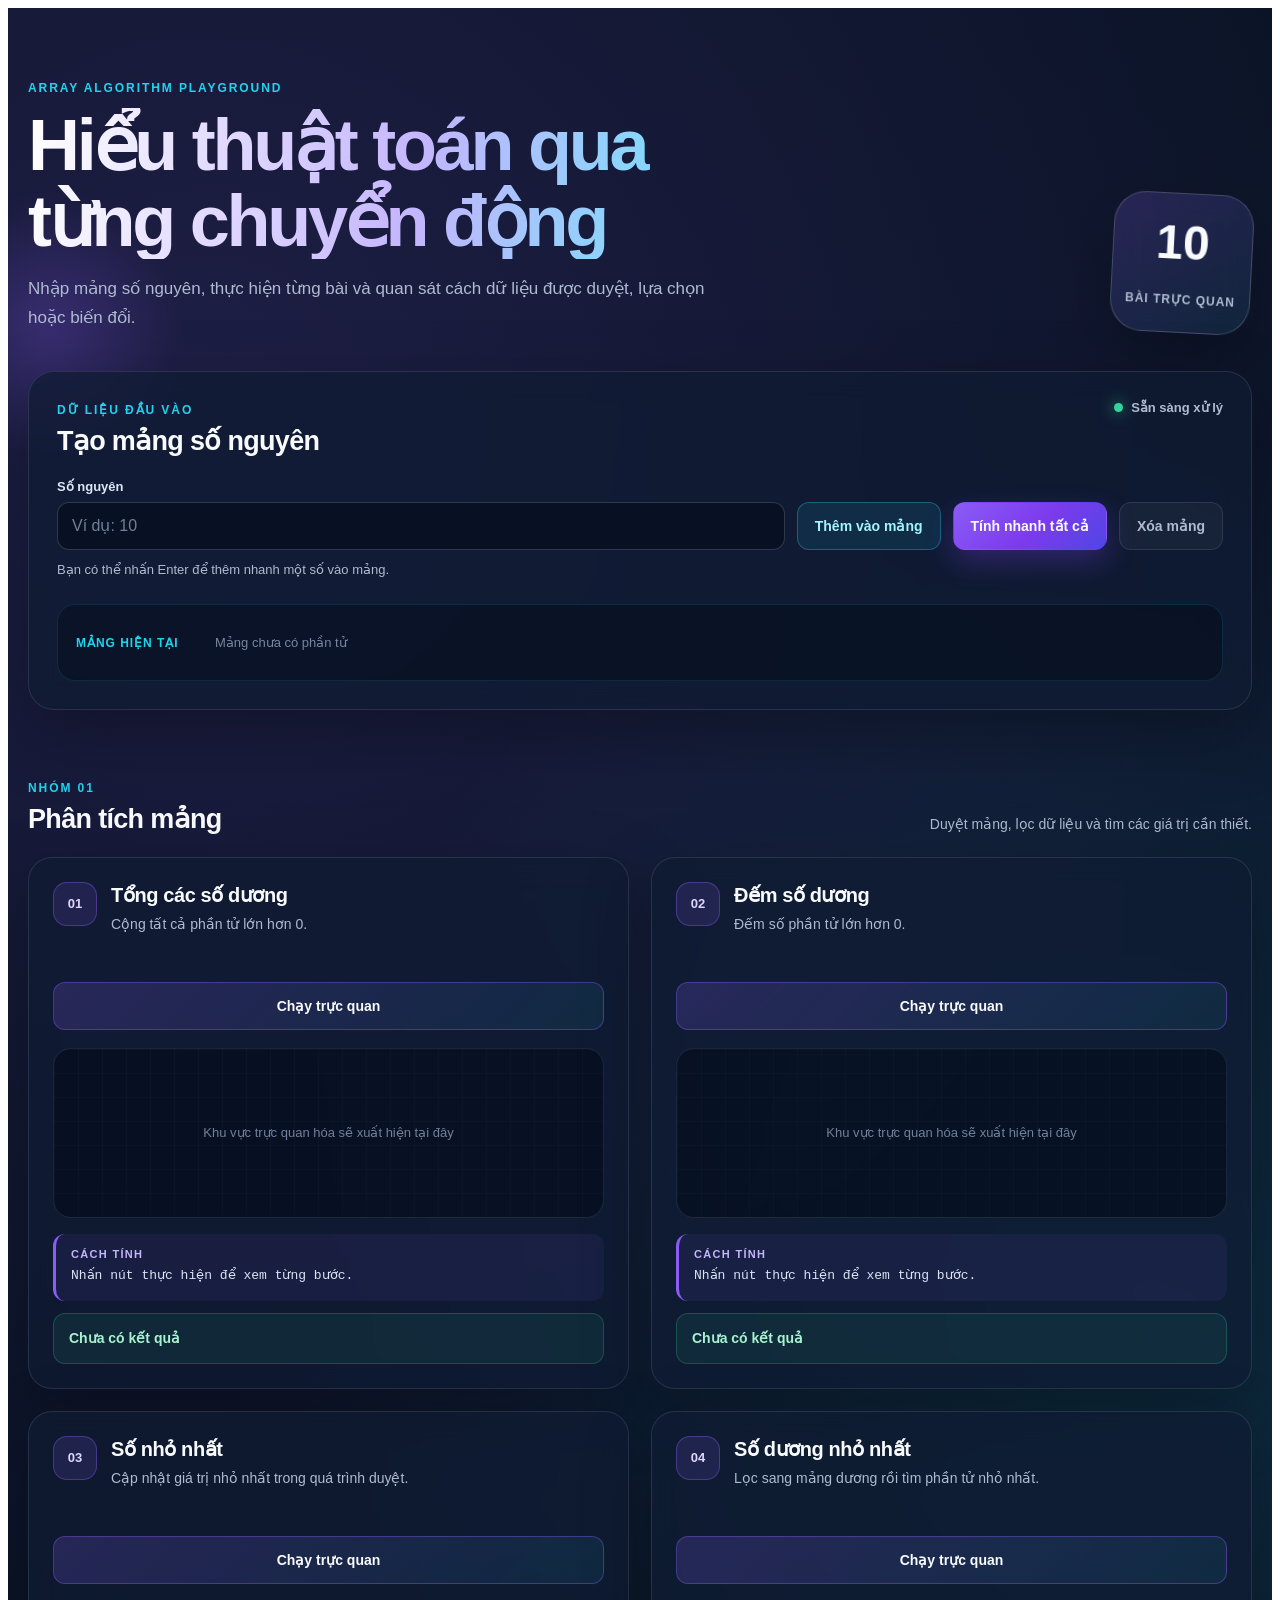
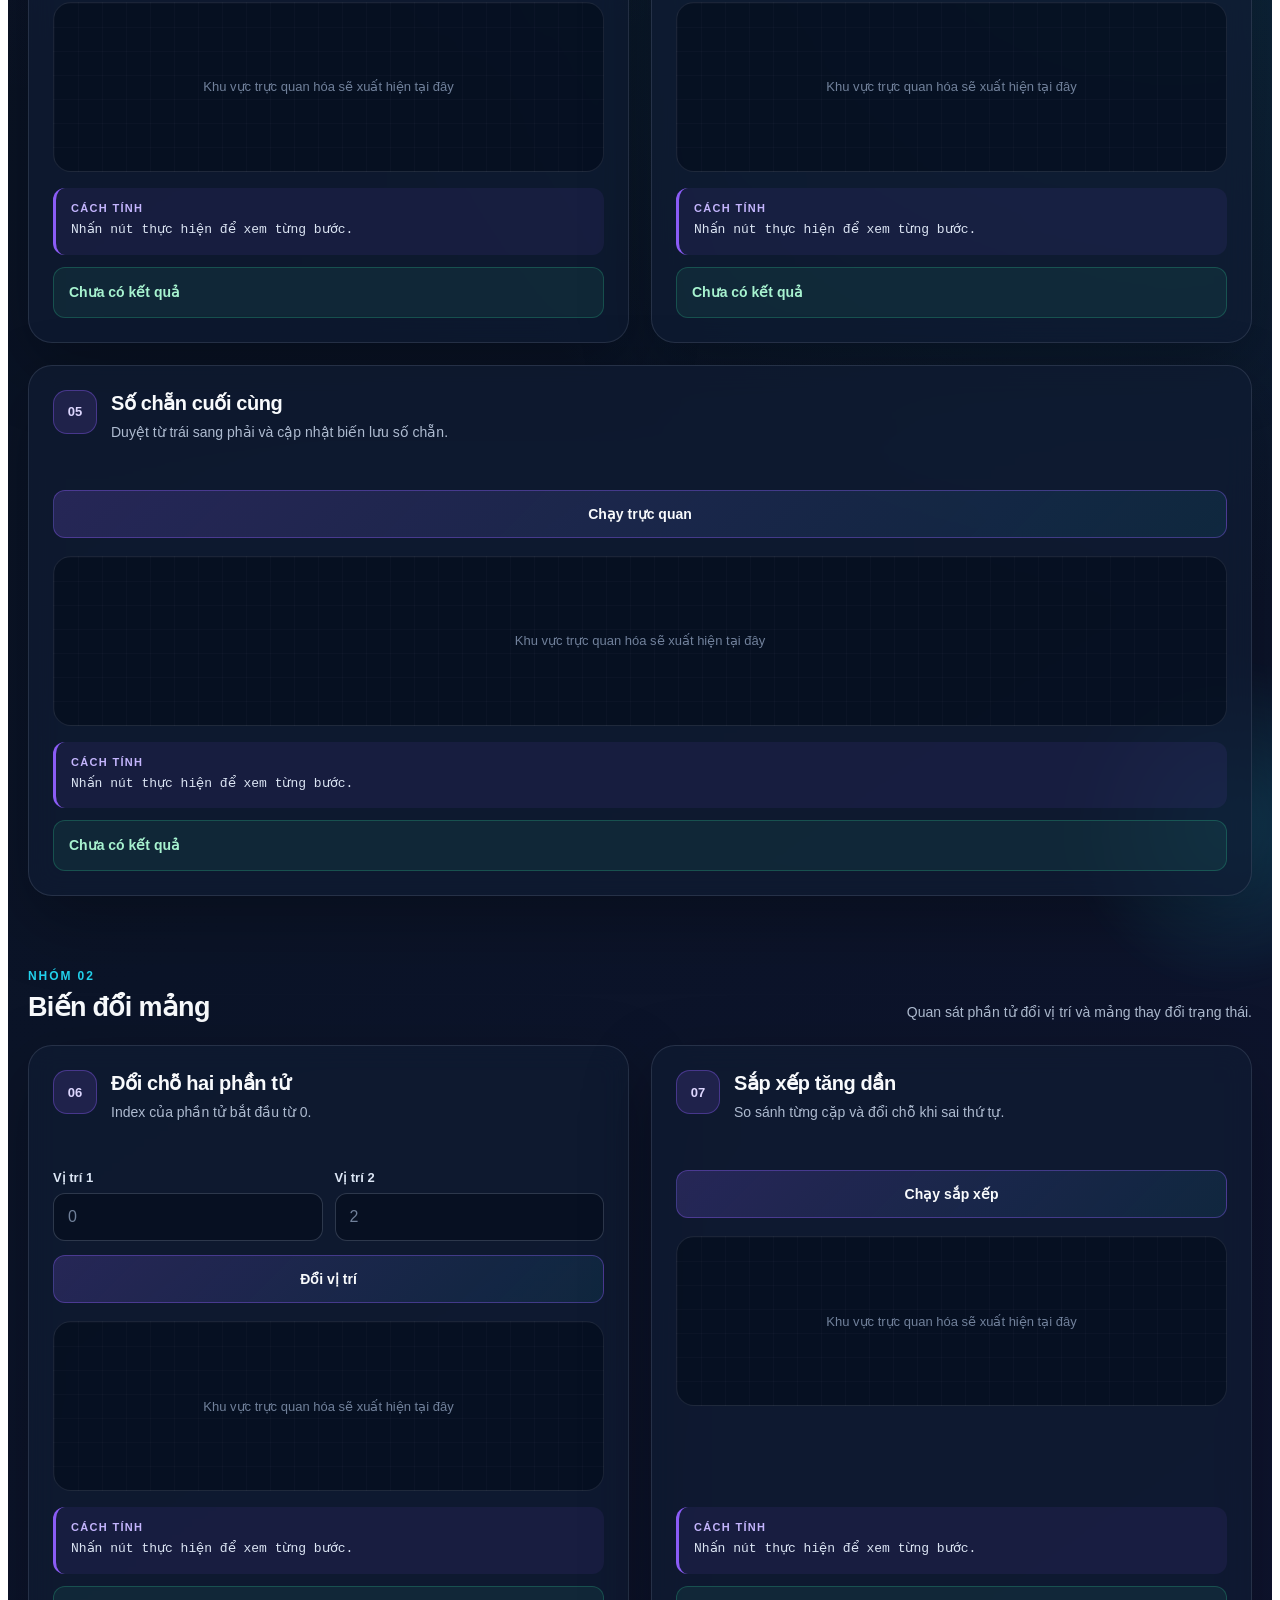
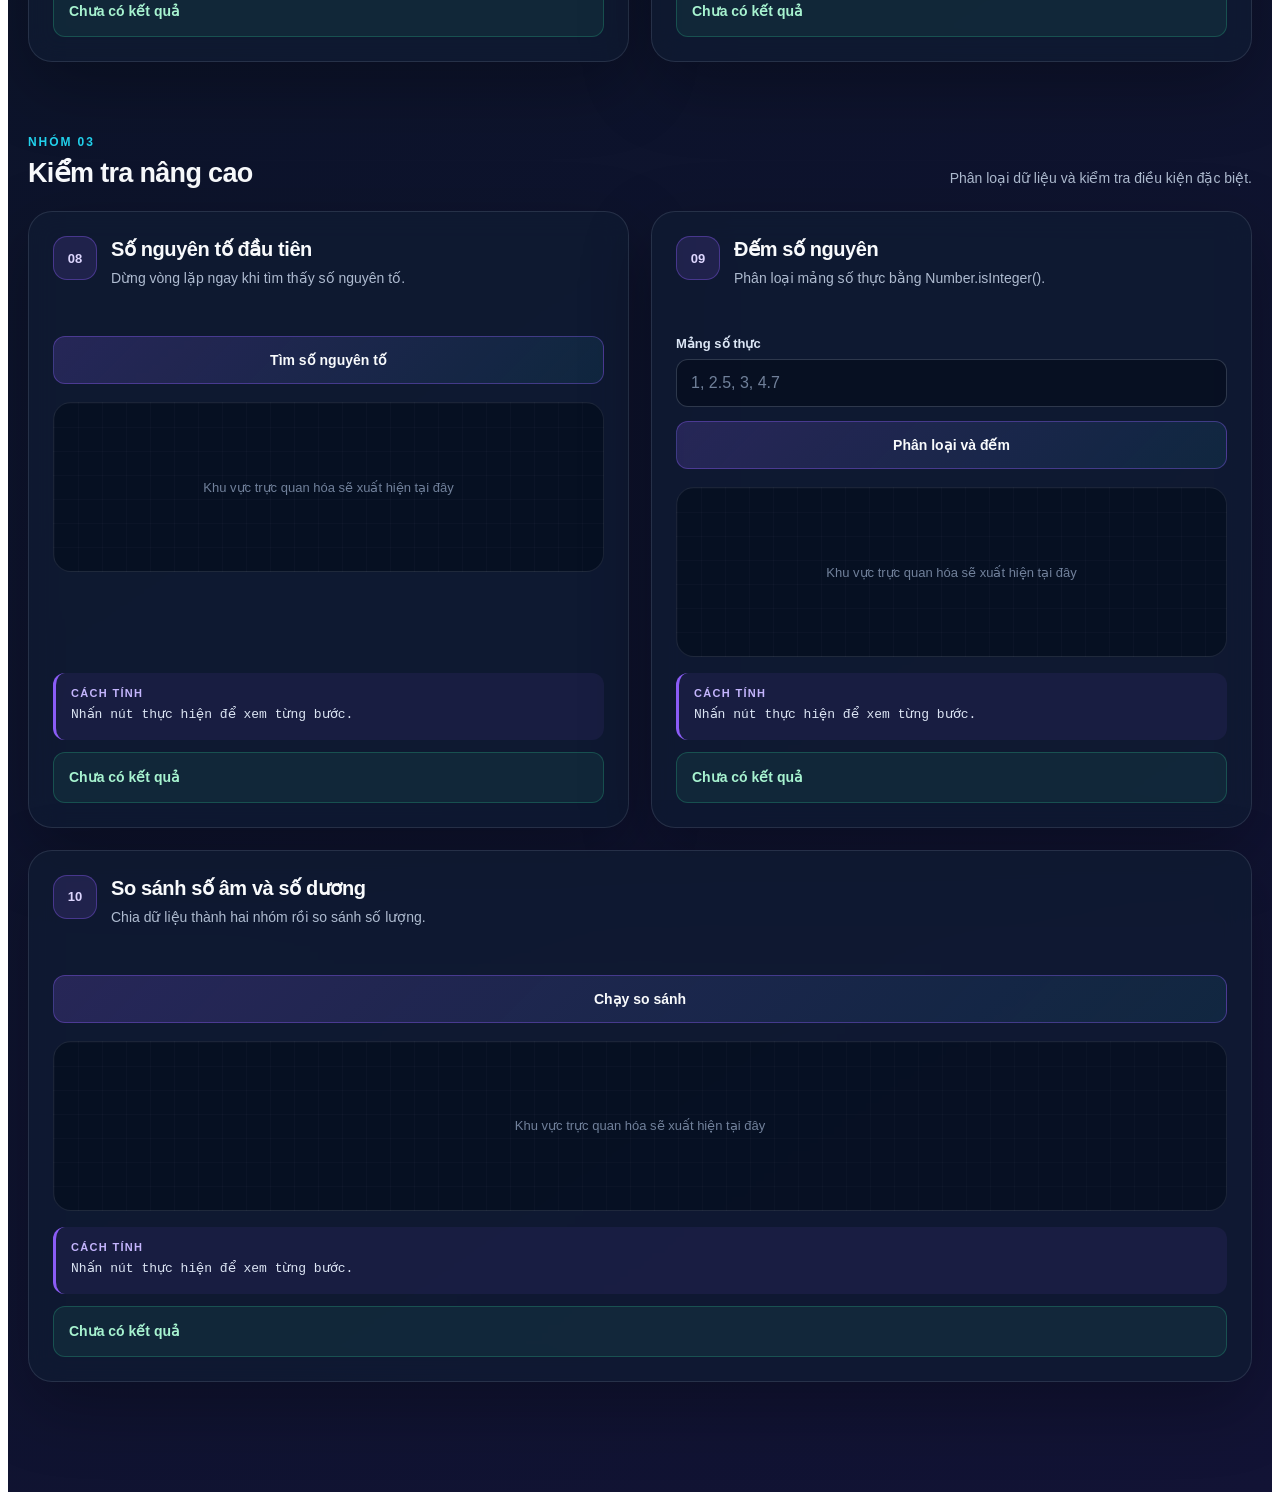
<file: src/antigravityTest/index.html>
<!doctype html>
<html lang="en">
  <head>
    <meta charset="UTF-8" />
    <meta name="viewport" content="width=device-width, initial-scale=1.0" />
    <title>Document</title>

    <link rel="stylesheet" href="./css/style.css" />
  </head>
  <body>
    <section class="array-playground" id="arrayPlayground">
      <div class="array-orb array-orb--one" aria-hidden="true"></div>
      <div class="array-orb array-orb--two" aria-hidden="true"></div>

      <div class="array-container">
        <header class="array-hero">
          <div>
            <span class="array-eyebrow">Array Algorithm Playground</span>
            <h1>Hiểu thuật toán qua từng chuyển động</h1>
            <p>
              Nhập mảng số nguyên, thực hiện từng bài và quan sát cách dữ liệu
              được duyệt, lựa chọn hoặc biến đổi.
            </p>
          </div>

          <div class="array-hero__badge">
            <strong>10</strong>
            <span>Bài trực quan</span>
          </div>
        </header>

        <!-- KHU NHẬP MẢNG -->
        <section class="array-workspace" aria-labelledby="arrayInputTitle">
          <div class="array-workspace__header">
            <div>
              <span class="array-section-label">Dữ liệu đầu vào</span>
              <h2 id="arrayInputTitle">Tạo mảng số nguyên</h2>
            </div>

            <span class="array-live-status">
              <span aria-hidden="true"></span>
              Sẵn sàng xử lý
            </span>
          </div>

          <div class="array-input-row">
            <div class="array-field">
              <label for="numberInput">Số nguyên</label>
              <input
                type="number"
                id="numberInput"
                step="1"
                placeholder="Ví dụ: 10"
              />
            </div>

            <button
              type="button"
              id="addNumberBtn"
              class="array-btn array-btn--secondary"
            >
              Thêm vào mảng
            </button>

            <button
              type="button"
              id="quickCalculateBtn"
              class="array-btn array-btn--primary"
            >
              Tính nhanh tất cả
            </button>

            <button
              type="button"
              id="resetArrayBtn"
              class="array-btn array-btn--ghost"
            >
              Xóa mảng
            </button>
          </div>

          <p
            id="arrayInputMessage"
            class="array-input-message"
            aria-live="polite"
          >
            Bạn có thể nhấn Enter để thêm nhanh một số vào mảng.
          </p>

          <div class="array-current">
            <span class="array-current__label">Mảng hiện tại</span>
            <div id="integerArrayDisplay" class="array-current__boxes"></div>
          </div>
        </section>

        <!-- NHÓM 1 -->
        <div class="array-group-heading">
          <div>
            <span class="array-section-label">Nhóm 01</span>
            <h2>Phân tích mảng</h2>
          </div>

          <p>Duyệt mảng, lọc dữ liệu và tìm các giá trị cần thiết.</p>
        </div>

        <div class="array-task-grid">
          <!-- BÀI 1 -->
          <article class="array-task-card">
            <header class="array-task-card__header">
              <span class="array-task-number">01</span>

              <div>
                <h3>Tổng các số dương</h3>
                <p>Cộng tất cả phần tử lớn hơn 0.</p>
              </div>
            </header>

            <button
              type="button"
              id="sumPositiveBtn"
              class="array-btn array-btn--task"
            >
              Chạy trực quan
            </button>

            <div
              id="sumPositiveVisual"
              class="array-visual-stage"
              aria-label="Trực quan bài 1"
            ></div>

            <div class="array-formula">
              <span>Cách tính</span>
              <p id="sumPositiveFormula" class="array-formula__content">
                Nhấn nút thực hiện để xem từng bước.
              </p>
            </div>

            <div id="sumPositiveResult" class="array-result" aria-live="polite">
              Chưa có kết quả
            </div>
          </article>

          <!-- BÀI 2 -->
          <article class="array-task-card">
            <header class="array-task-card__header">
              <span class="array-task-number">02</span>

              <div>
                <h3>Đếm số dương</h3>
                <p>Đếm số phần tử lớn hơn 0.</p>
              </div>
            </header>

            <button
              type="button"
              id="countPositiveBtn"
              class="array-btn array-btn--task"
            >
              Chạy trực quan
            </button>

            <div
              id="countPositiveVisual"
              class="array-visual-stage"
              aria-label="Trực quan bài 2"
            ></div>

            <div class="array-formula">
              <span>Cách tính</span>
              <p id="countPositiveFormula" class="array-formula__content">
                Nhấn nút thực hiện để xem từng bước.
              </p>
            </div>

            <div
              id="countPositiveResult"
              class="array-result"
              aria-live="polite"
            >
              Chưa có kết quả
            </div>
          </article>

          <!-- BÀI 3 -->
          <article class="array-task-card">
            <header class="array-task-card__header">
              <span class="array-task-number">03</span>

              <div>
                <h3>Số nhỏ nhất</h3>
                <p>Cập nhật giá trị nhỏ nhất trong quá trình duyệt.</p>
              </div>
            </header>

            <button
              type="button"
              id="findMinBtn"
              class="array-btn array-btn--task"
            >
              Chạy trực quan
            </button>

            <div
              id="findMinVisual"
              class="array-visual-stage"
              aria-label="Trực quan bài 3"
            ></div>

            <div class="array-formula">
              <span>Cách tính</span>
              <p id="findMinFormula" class="array-formula__content">
                Nhấn nút thực hiện để xem từng bước.
              </p>
            </div>

            <div id="findMinResult" class="array-result" aria-live="polite">
              Chưa có kết quả
            </div>
          </article>

          <!-- BÀI 4 -->
          <article class="array-task-card">
            <header class="array-task-card__header">
              <span class="array-task-number">04</span>

              <div>
                <h3>Số dương nhỏ nhất</h3>
                <p>Lọc sang mảng dương rồi tìm phần tử nhỏ nhất.</p>
              </div>
            </header>

            <button
              type="button"
              id="findMinPositiveBtn"
              class="array-btn array-btn--task"
            >
              Chạy trực quan
            </button>

            <div
              id="findMinPositiveVisual"
              class="array-visual-stage"
              aria-label="Trực quan bài 4"
            ></div>

            <div class="array-formula">
              <span>Cách tính</span>
              <p id="findMinPositiveFormula" class="array-formula__content">
                Nhấn nút thực hiện để xem từng bước.
              </p>
            </div>

            <div
              id="findMinPositiveResult"
              class="array-result"
              aria-live="polite"
            >
              Chưa có kết quả
            </div>
          </article>

          <!-- BÀI 5 -->
          <article class="array-task-card array-task-card--wide">
            <header class="array-task-card__header">
              <span class="array-task-number">05</span>

              <div>
                <h3>Số chẵn cuối cùng</h3>
                <p>Duyệt từ trái sang phải và cập nhật biến lưu số chẵn.</p>
              </div>
            </header>

            <button
              type="button"
              id="findLastEvenBtn"
              class="array-btn array-btn--task"
            >
              Chạy trực quan
            </button>

            <div
              id="findLastEvenVisual"
              class="array-visual-stage"
              aria-label="Trực quan bài 5"
            ></div>

            <div class="array-formula">
              <span>Cách tính</span>
              <p id="findLastEvenFormula" class="array-formula__content">
                Nhấn nút thực hiện để xem từng bước.
              </p>
            </div>

            <div
              id="findLastEvenResult"
              class="array-result"
              aria-live="polite"
            >
              Chưa có kết quả
            </div>
          </article>
        </div>

        <!-- NHÓM 2 -->
        <div class="array-group-heading">
          <div>
            <span class="array-section-label">Nhóm 02</span>
            <h2>Biến đổi mảng</h2>
          </div>

          <p>Quan sát phần tử đổi vị trí và mảng thay đổi trạng thái.</p>
        </div>

        <div class="array-task-grid">
          <!-- BÀI 6 -->
          <article class="array-task-card">
            <header class="array-task-card__header">
              <span class="array-task-number">06</span>

              <div>
                <h3>Đổi chỗ hai phần tử</h3>
                <p>Index của phần tử bắt đầu từ 0.</p>
              </div>
            </header>

            <div class="array-inline-fields">
              <div class="array-field">
                <label for="firstPositionInput">Vị trí 1</label>
                <input
                  type="number"
                  id="firstPositionInput"
                  min="0"
                  step="1"
                  placeholder="0"
                />
              </div>

              <div class="array-field">
                <label for="secondPositionInput">Vị trí 2</label>
                <input
                  type="number"
                  id="secondPositionInput"
                  min="0"
                  step="1"
                  placeholder="2"
                />
              </div>
            </div>

            <button
              type="button"
              id="swapNumbersBtn"
              class="array-btn array-btn--task"
            >
              Đổi vị trí
            </button>

            <div
              id="swapNumbersVisual"
              class="array-visual-stage"
              aria-label="Trực quan bài 6"
            ></div>

            <div class="array-formula">
              <span>Cách tính</span>
              <p id="swapNumbersFormula" class="array-formula__content">
                Nhấn nút thực hiện để xem từng bước.
              </p>
            </div>

            <div id="swapNumbersResult" class="array-result" aria-live="polite">
              Chưa có kết quả
            </div>
          </article>

          <!-- BÀI 7 -->
          <article class="array-task-card">
            <header class="array-task-card__header">
              <span class="array-task-number">07</span>

              <div>
                <h3>Sắp xếp tăng dần</h3>
                <p>So sánh từng cặp và đổi chỗ khi sai thứ tự.</p>
              </div>
            </header>

            <button
              type="button"
              id="sortAscendingBtn"
              class="array-btn array-btn--task"
            >
              Chạy sắp xếp
            </button>

            <div
              id="sortAscendingVisual"
              class="array-visual-stage"
              aria-label="Trực quan bài 7"
            ></div>

            <div class="array-formula">
              <span>Cách tính</span>
              <p id="sortAscendingFormula" class="array-formula__content">
                Nhấn nút thực hiện để xem từng bước.
              </p>
            </div>

            <div
              id="sortAscendingResult"
              class="array-result"
              aria-live="polite"
            >
              Chưa có kết quả
            </div>
          </article>
        </div>

        <!-- NHÓM 3 -->
        <div class="array-group-heading">
          <div>
            <span class="array-section-label">Nhóm 03</span>
            <h2>Kiểm tra nâng cao</h2>
          </div>

          <p>Phân loại dữ liệu và kiểm tra điều kiện đặc biệt.</p>
        </div>

        <div class="array-task-grid">
          <!-- BÀI 8 -->
          <article class="array-task-card">
            <header class="array-task-card__header">
              <span class="array-task-number">08</span>

              <div>
                <h3>Số nguyên tố đầu tiên</h3>
                <p>Dừng vòng lặp ngay khi tìm thấy số nguyên tố.</p>
              </div>
            </header>

            <button
              type="button"
              id="findFirstPrimeBtn"
              class="array-btn array-btn--task"
            >
              Tìm số nguyên tố
            </button>

            <div
              id="findFirstPrimeVisual"
              class="array-visual-stage"
              aria-label="Trực quan bài 8"
            ></div>

            <div class="array-formula">
              <span>Cách tính</span>
              <p id="findFirstPrimeFormula" class="array-formula__content">
                Nhấn nút thực hiện để xem từng bước.
              </p>
            </div>

            <div
              id="findFirstPrimeResult"
              class="array-result"
              aria-live="polite"
            >
              Chưa có kết quả
            </div>
          </article>

          <!-- BÀI 9 -->
          <article class="array-task-card">
            <header class="array-task-card__header">
              <span class="array-task-number">09</span>

              <div>
                <h3>Đếm số nguyên</h3>
                <p>Phân loại mảng số thực bằng Number.isInteger().</p>
              </div>
            </header>

            <div class="array-field">
              <label for="realArrayInput">Mảng số thực</label>
              <input
                type="text"
                id="realArrayInput"
                placeholder="1, 2.5, 3, 4.7"
              />
            </div>

            <button
              type="button"
              id="countIntegerBtn"
              class="array-btn array-btn--task"
            >
              Phân loại và đếm
            </button>

            <div
              id="countIntegerVisual"
              class="array-visual-stage"
              aria-label="Trực quan bài 9"
            ></div>

            <div class="array-formula">
              <span>Cách tính</span>
              <p id="countIntegerFormula" class="array-formula__content">
                Nhấn nút thực hiện để xem từng bước.
              </p>
            </div>

            <div
              id="countIntegerResult"
              class="array-result"
              aria-live="polite"
            >
              Chưa có kết quả
            </div>
          </article>

          <!-- BÀI 10 -->
          <article class="array-task-card array-task-card--wide">
            <header class="array-task-card__header">
              <span class="array-task-number">10</span>

              <div>
                <h3>So sánh số âm và số dương</h3>
                <p>Chia dữ liệu thành hai nhóm rồi so sánh số lượng.</p>
              </div>
            </header>

            <button
              type="button"
              id="compareNumbersBtn"
              class="array-btn array-btn--task"
            >
              Chạy so sánh
            </button>

            <div
              id="compareNumbersVisual"
              class="array-visual-stage"
              aria-label="Trực quan bài 10"
            ></div>

            <div class="array-formula">
              <span>Cách tính</span>
              <p id="compareNumbersFormula" class="array-formula__content">
                Nhấn nút thực hiện để xem từng bước.
              </p>
            </div>

            <div
              id="compareNumbersResult"
              class="array-result"
              aria-live="polite"
            >
              Chưa có kết quả
            </div>
          </article>
        </div>
      </div>

      <button
        type="button"
        id="backToTopBtn"
        class="array-back-to-top"
        aria-label="Quay lại đầu trang"
      >
        ↑
      </button>
    </section>

    <script src="./js/main.js"></script>
  </body>
</html>
</file>
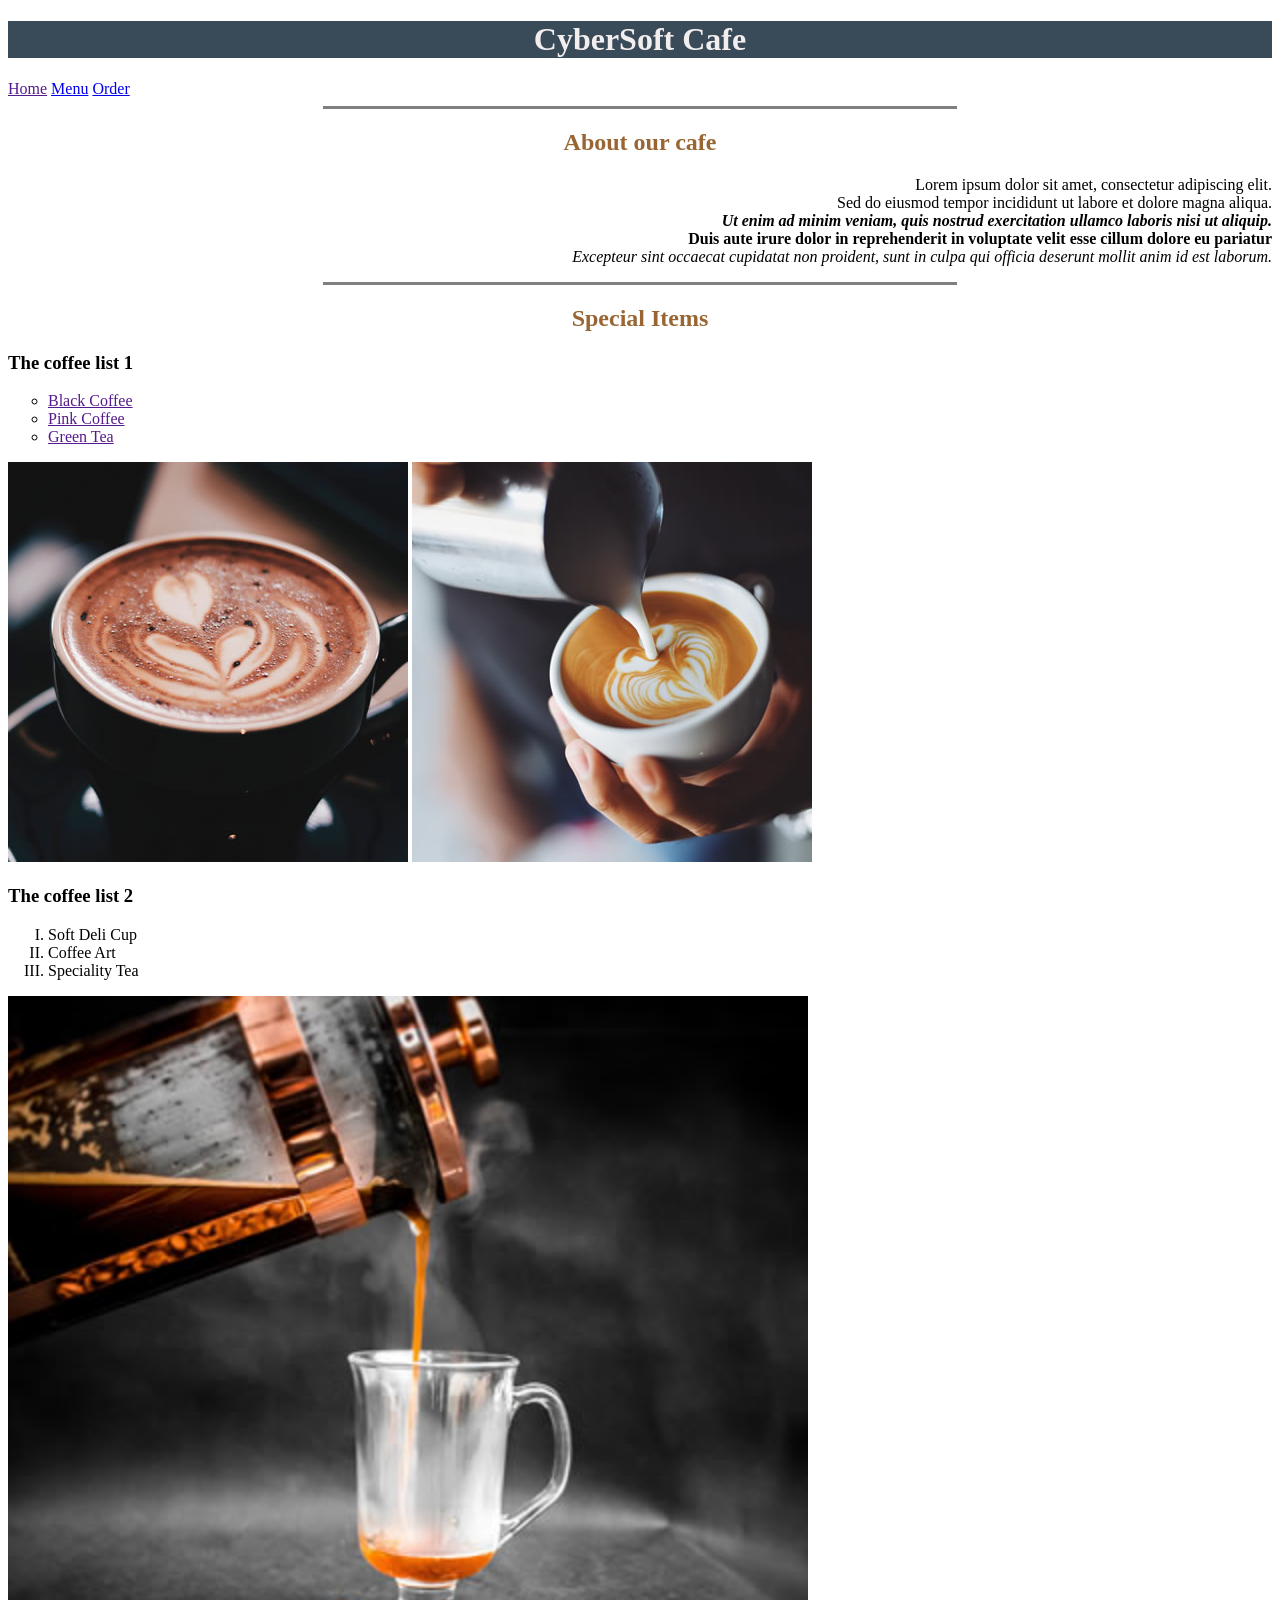
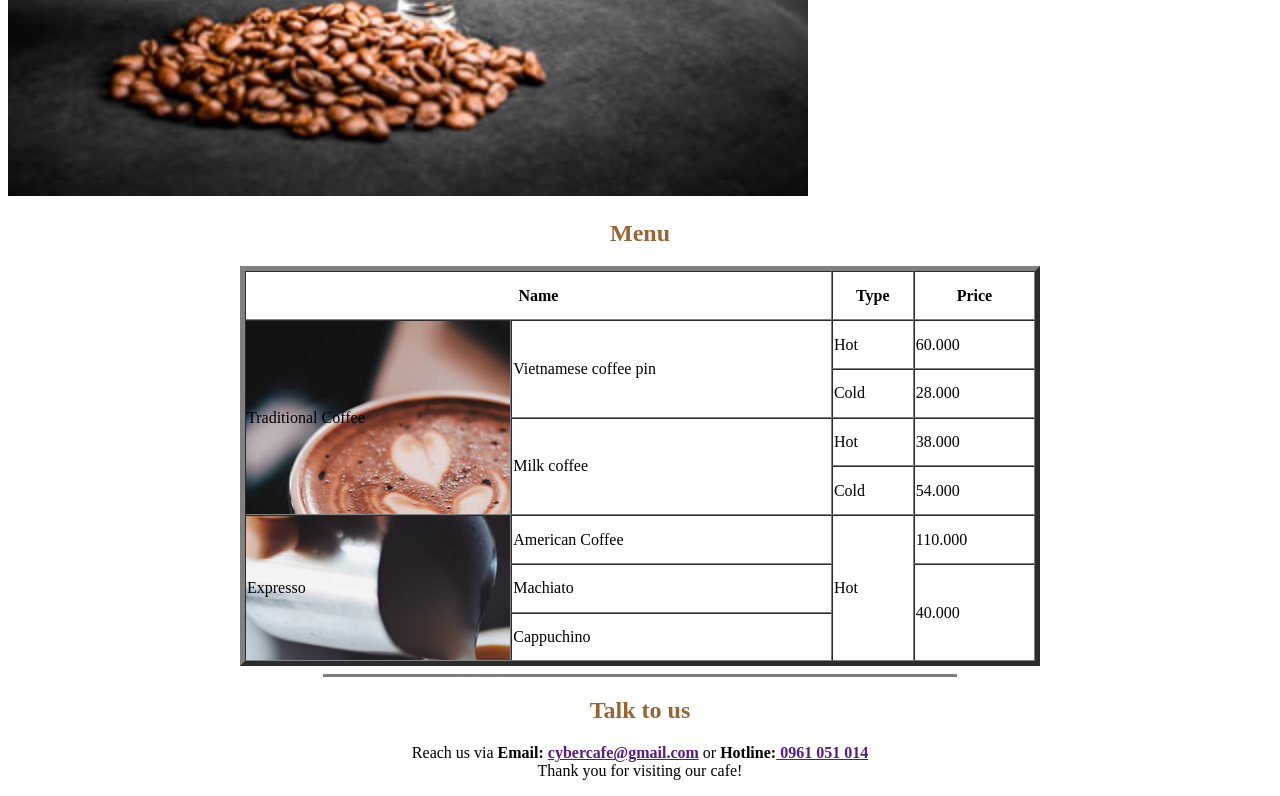
<file: src/CyberSoftCafe/index.html>
<!DOCTYPE html>   <!-- định nghĩa loại tài liệu HTML -->
<html>   <!-- thẻ html là thẻ gốc(root) của tài liệu HTML -->
 <head> 
    <meta name="description" content="Cafe Nguyên Chất - Nơi gặp gỡ và thư giãn">
    <title>CyberSoft Cafe Nguyên Chất</title> 
 </head>
 <body>

    <h1 style="color:rgb(243, 238, 238);background-color:rgb(57, 74, 89);text-align:center" >CyberSoft Cafe</h1>

    <a href="">Home</a>
    <a href="#menu">Menu</a>
    <a href="https://vscodethemes.com/e/enkia.tokyo-night/tokyo-night" target="_blank">Order</a>

    <hr style="height:1px;width:50%"noshade>
    <h2 style="text-align:center; font: size 100%;color:rgb(153, 102, 51)" >  About our cafe  </h2>
    <p style="text-align:right; font: size 100%" >
        Lorem ipsum dolor sit amet, consectetur adipiscing elit.
        <br> Sed do eiusmod tempor incididunt ut labore et dolore magna aliqua.
        <br><b><i> Ut enim ad minim veniam, quis nostrud exercitation ullamco laboris nisi ut aliquip.</b></i>
        <br><b> Duis aute irure dolor in reprehenderit in voluptate velit esse cillum dolore eu pariatur</b>
        <br><i>Excepteur sint occaecat cupidatat non proident, sunt in culpa qui officia deserunt mollit anim id est laborum.</i>

    </p>
    <!-- thẻ i là in nghiêng, thẻ b là in đậm, thẻ u là gạch chân, thẻ s là gạch ngang -->
     <!-- vừa in nghiêng vừa in đậm <b><i>vừa in nghiêng vừa in đậm</i></b> -->
    <hr style="height:1px;width:50%"noshade>
    <h2 style="text-align:center; font: size 100%;color:rgb(153, 102, 51)" >  Special Items  </h2>
    <h3>The coffee list 1  </h3>
    <!-- ds có thứ tự là <ol> và không có thứ tự là <ul>     -->
    <!-- ol > li * 3 -->
    <ol style="list-style-type:circle" >
        <li><a href="">Black Coffee</a></li>
        <li><a href="">Pink Coffee</a></li>
        <li><a href="">Green Tea</a></li>
    </ol>
    <img src="./img/chilling-cafe-11.jpg" alt="capuchino">
    <img src="./img/chilling-cafe-12.jpg" alt="latte">
    <!-- alt là nội dung mô tả hình ảnh -->
     <h3>The coffee list 2  </h3>
    <ul style="list-style-type:upper-roman" >
        <li>Soft Deli Cup</li>
        <li>Coffee Art</li>
        <li>Speciality Tea</li>
    </ul>
    <img src="./img/chilling-cafe-13.jpg" alt="cafe đá xay" width="800px" height="800px">

    <h2 id="menu" style="text-align:center; font: size 100%;color:rgb(153, 102, 51)" >  Menu  </h2>
    <!-- th:table header, td: table data, tr: table row, table: bảng -->
    <!-- quy tắc tạo bảng: hàng đầu tiên là header, các hàng tiếp theo là data, mỗi hàng có số cột bằng nhau, nếu muốn gộp cột thì dùng colspan, gộp hàng thì dùng rowspan -->

    <table style="width:800px;height:400px" border="5" align="center" cellspacing="0">
        <!-- hàng 1 có 3 cột tr>th*3 -->
        <tr>
            <th colspan="2">Name</th>
            <th>Type</th>
            <th>Price</th>
        </tr>
        <tr>
            <td rowspan="4" style="background-image: url(./img/chilling-cafe-11.jpg);">Traditional Coffee</td>
            <td rowspan="2">Vietnamese coffee pin</td>
            <td>Hot</td>
            <td>60.000</td>
        </tr>
        <tr>
            <td>Cold</td>
            <td>28.000</td>
        </tr>
        <tr>
            <td rowspan="2">Milk coffee</td>
            <td>Hot</td>
            <td>38.000</td>
        </tr>
        <tr>
            <td>Cold</td>
            <td>54.000</td>
        </tr>
        <tr>
            <td rowspan="4" style="background-image: url(./img/chilling-cafe-12.jpg);">Expresso</td>
            <td>American Coffee</td>
            <td rowspan="3">Hot</td>
            <td>110.000</td>
        </tr>
        <tr>
            <td>Machiato</td>
            <td rowspan="2">40.000</td>
        </tr>
        <tr>
            <td>Cappuchino</td>
        </tr>

    </table>
    <hr style="height:1px;width:50%"noshade>
    <h2 style="text-align:center; font: size 100%;color:rgb(153, 102, 51)" >  Talk to us  </h2>
    <p style="text-align:center; font: size 100%">
     Reach us via<b> Email: <a href="">cybercafe@gmail.com</a></b> or <b>Hotline:<a href=""> 0961 051 014</a></b><br> Thank you for visiting our cafe! </p>
 </body>
</html>



<!-- Để note trong hmtl (tô đen + crtl + /) bạn có thể sử dụng thẻ comment trong HTML. -->
</file>
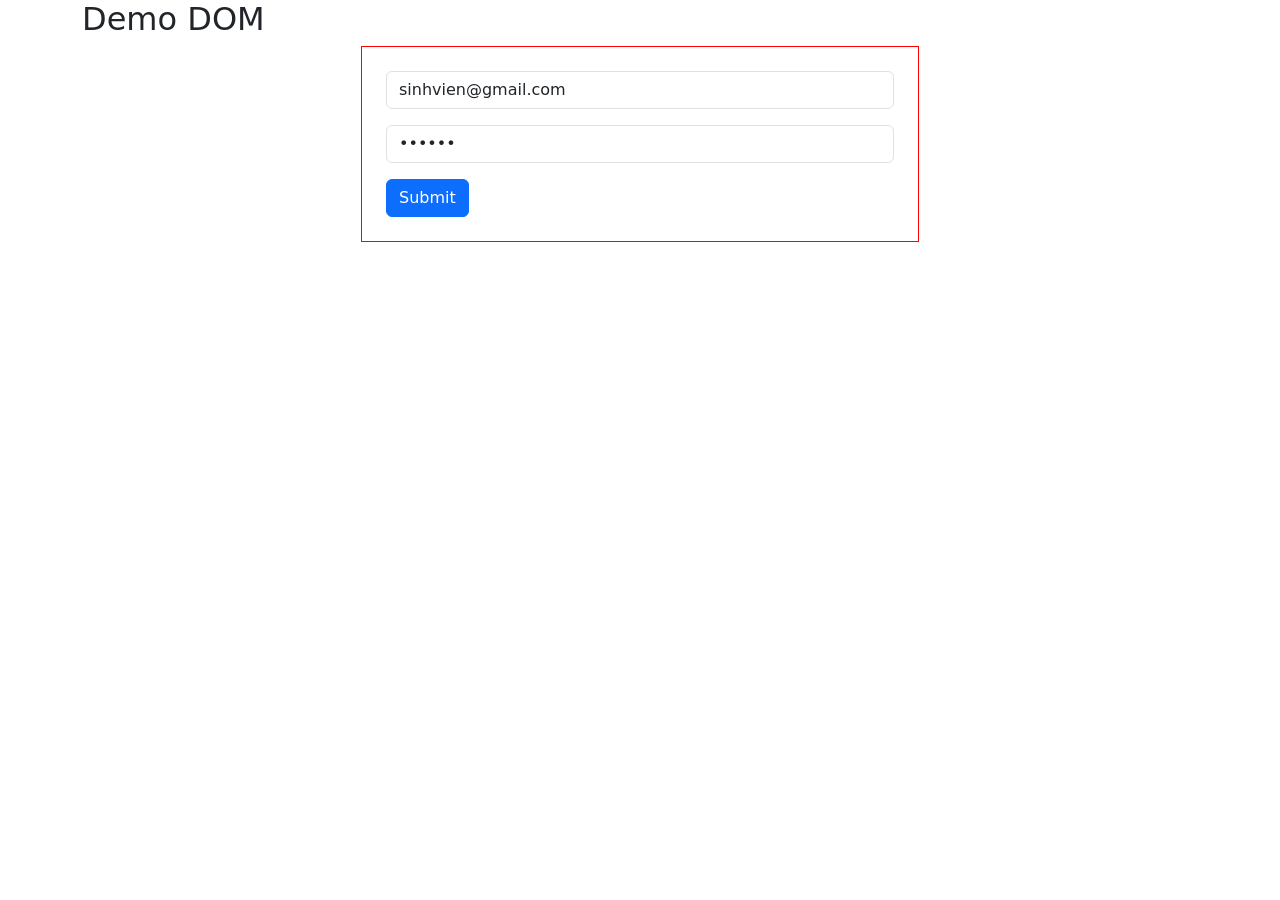
<file: src/js-buoi2/index.html>
<!doctype html>
<html lang="en" data-bs-theme="light">

<head>
    <title>Title</title>
    <!-- Required meta tags -->
    <meta charset="utf-8" />
    <meta name="viewport" content="width=device-width, initial-scale=1" />

    <!-- Bootstrap CSS v5.3.8 -->
    <link href="https://cdn.jsdelivr.net/npm/bootstrap@5.3.8/dist/css/bootstrap.min.css" rel="stylesheet"
        integrity="sha384-sRIl4kxILFvY47J16cr9ZwB07vP4J8+LH7qKQnuqkuIAvNWLzeN8tE5YBujZqJLB" crossorigin="anonymous" />
</head>

<body>
    <section>
        <div class="container ">
            <h2>Demo DOM</h2>
            <form class="w-50 mx-auto p-4" style="border: solid 1px red;">
                <div class="mb-3">
                    
                    <input id="inputEmail" type="email" placeholder="Enter email" class="form-control" value="sinhvien@gmail.com"  >
                </div>
                <div class="mb-3">
                    
                    <input id="inputPassword" type="password" placeholder="Enter Password" class="form-control" value="999999">
                </div>

                
                <button type="submit" class="btn btn-primary">Submit</button>
            </form>

        </div>
    </section>
    <script src="https://cdn.jsdelivr.net/npm/bootstrap@5.3.8/dist/js/bootstrap.bundle.min.js"
        integrity="sha384-FKyoEForCGlyvwx9Hj09JcYn3nv7wiPVlz7YYwJrWVcXK/BmnVDxM+D2scQbITxI"
        crossorigin="anonymous"></script>
        <script src="./js/demoLogin.js"></script>
</body>

</html>
</file>
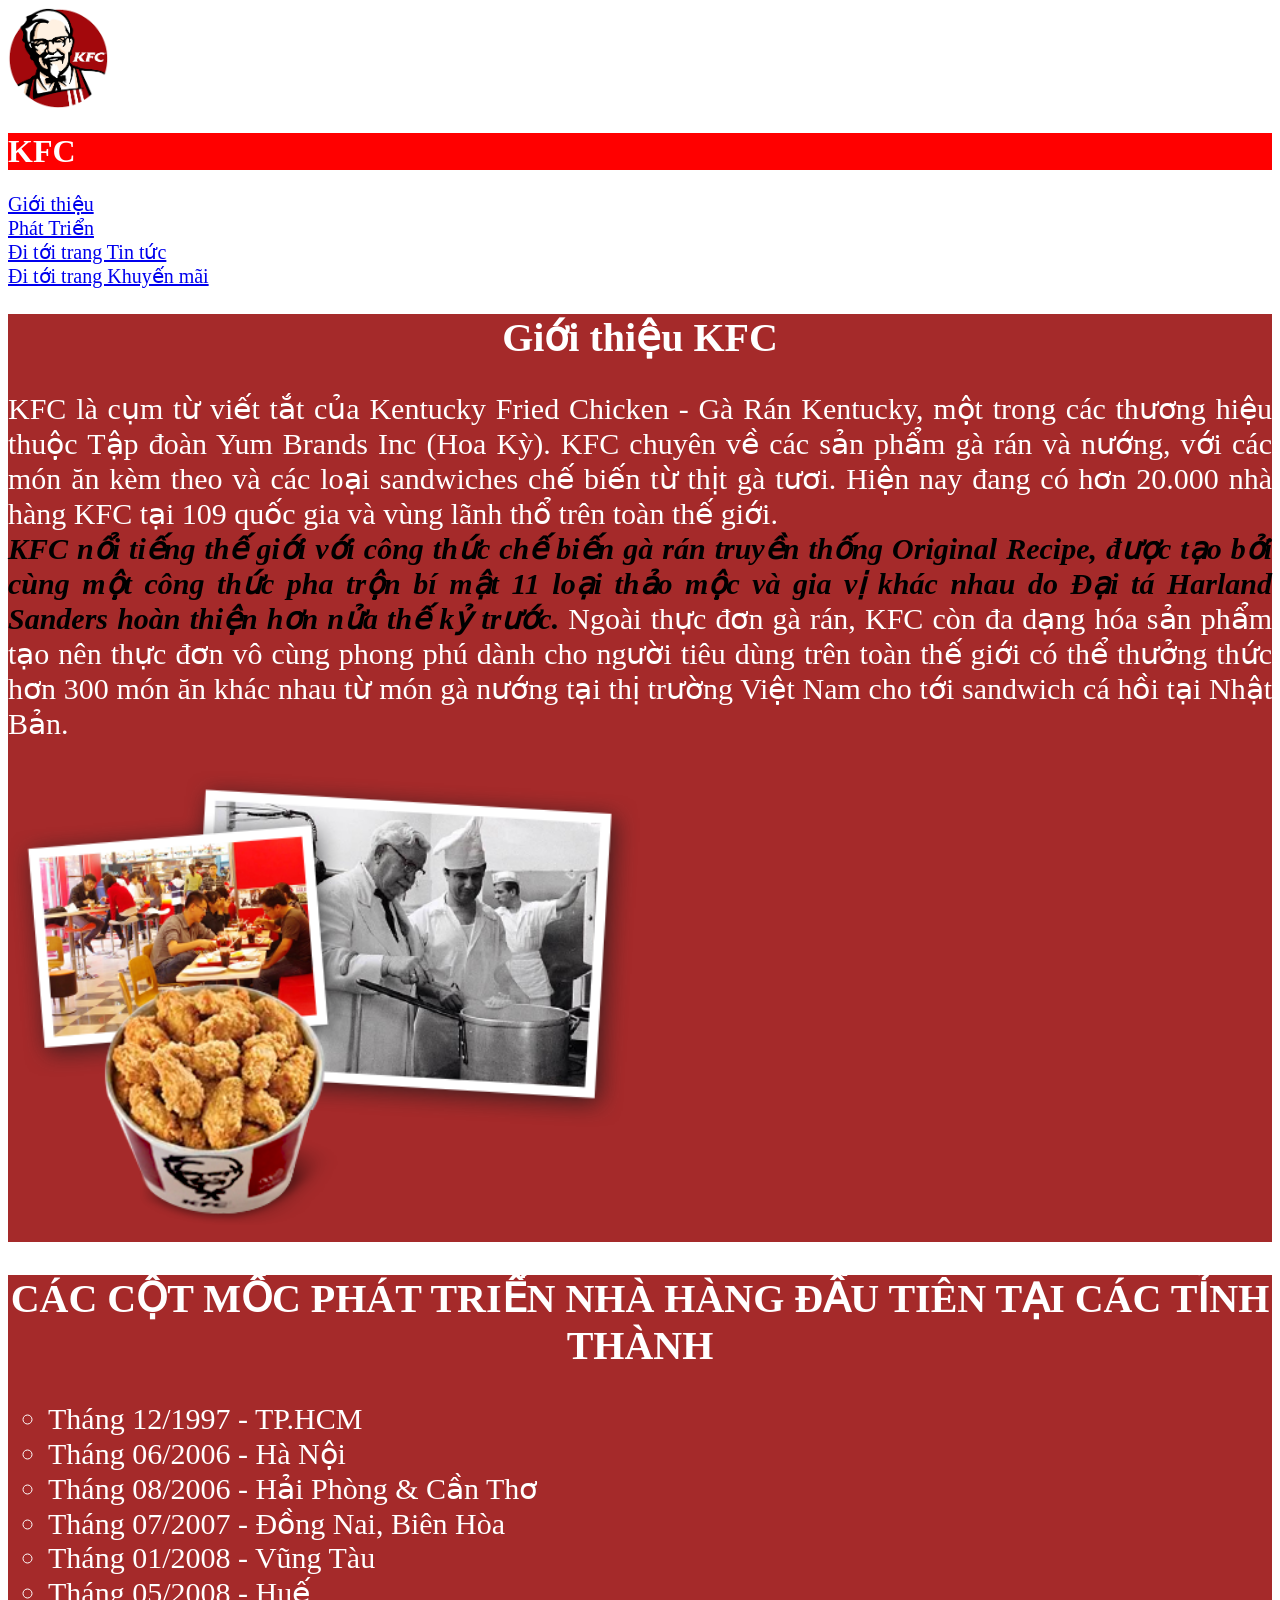
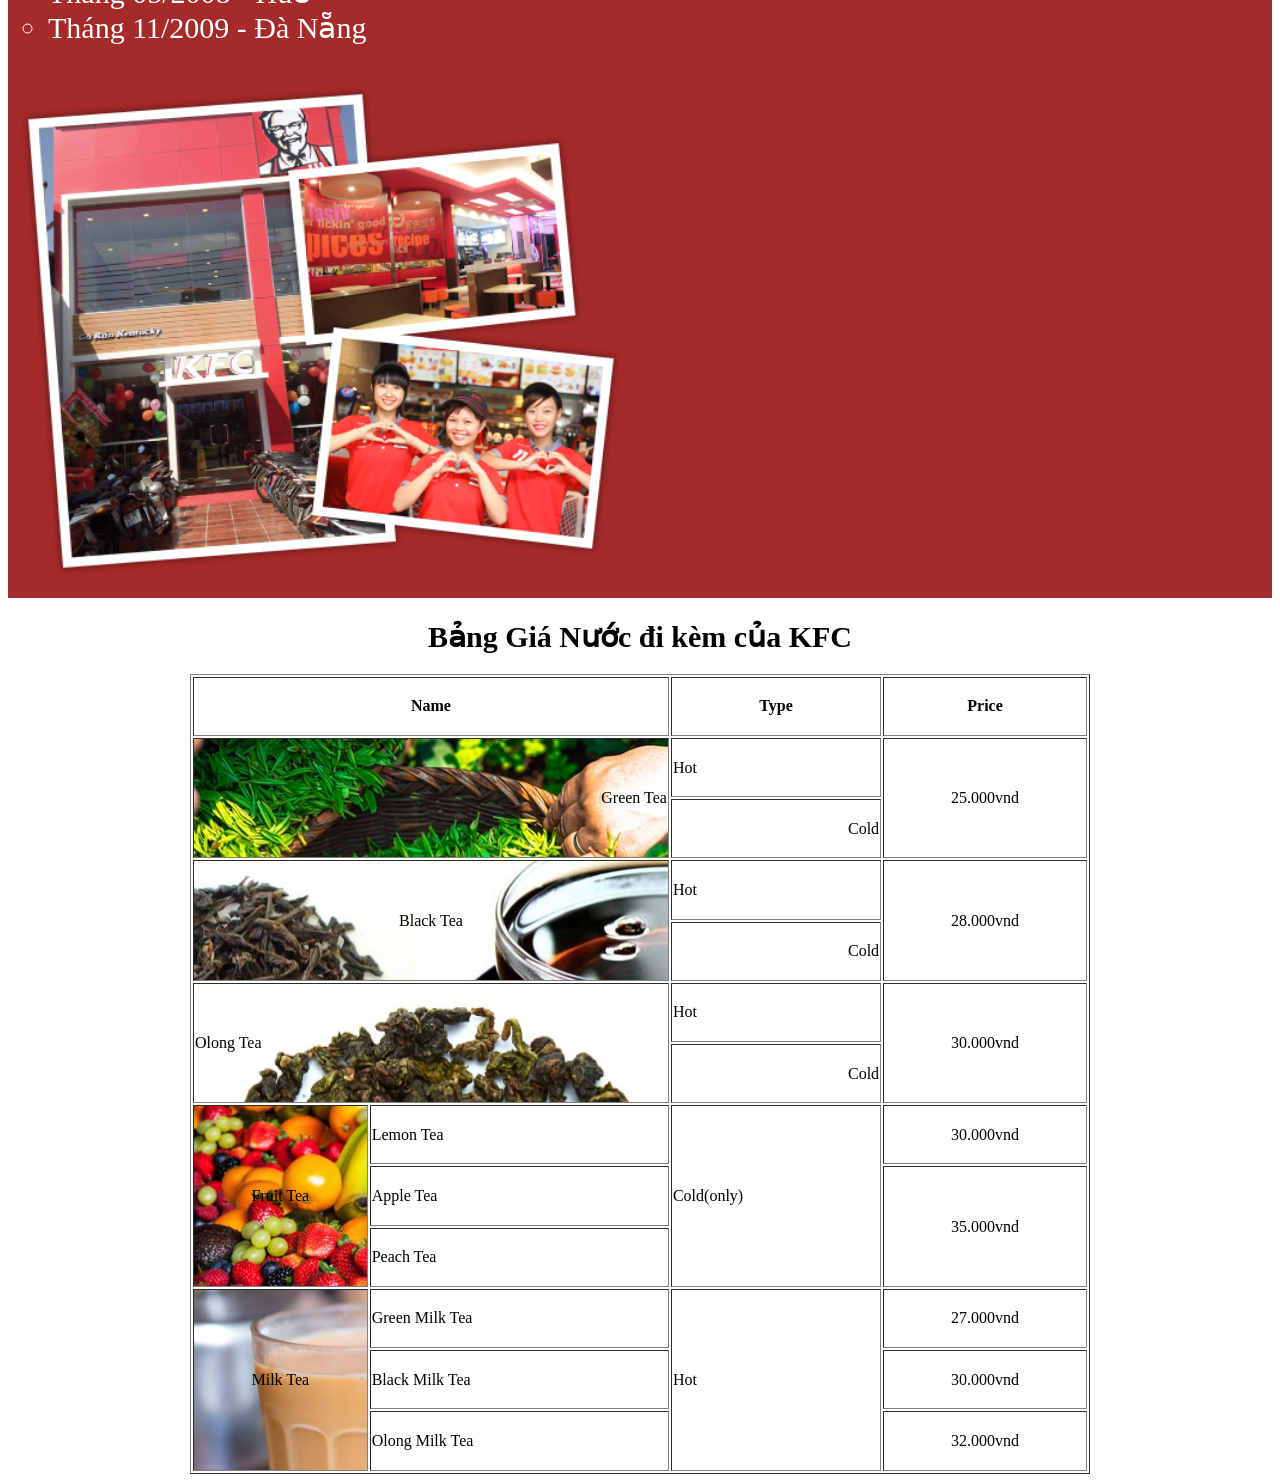
<file: src/KFC_Homework/index.html>
<!DOCTYPE html>
<html>

<head>
    <meta charset="UTF-8">
    <title>KFC - Thương hiệu gà rán nổi tiếng thế giới</title>
</head>

<body>
    <!-- Logo và Tên -->
    <div>
        <img src="./img/logo.png" alt="kfc-logo" width="100px" height="100px">
        <h1 style="background-color: #ff0000;color: white;">KFC</h1>
    </div>
    <div style="font-size: 20px;">
        <a href="#intro">Giới thiệu</a><br>
        <a href="#development">Phát Triển</a><br>
        <a href="news/news.html">Đi tới trang Tin tức</a><br>
        <a href="https://kfcvietnam.com.vn/menu/hot-deal" target="_blank">Đi tới trang Khuyến mãi</a>
    </div>



    <!-- Giới thiệu về KFC -->
    <div id="intro" style="color:white;background-color: #a52a2a; ">
        <h2 style="text-align:center; font-size: 40px;color:white; margin: 1cap;"> Giới thiệu KFC </h2>
        <p style="text-align:justify; font-size: 30px">
            KFC là cụm từ viết tắt của Kentucky Fried Chicken - Gà Rán Kentucky, một trong các thương hiệu thuộc Tập
            đoàn Yum Brands Inc (Hoa Kỳ). KFC chuyên về các sản phẩm gà rán và nướng, với các món ăn kèm theo và các
            loại sandwiches chế biến từ thịt gà tươi. Hiện nay đang có hơn 20.000 nhà hàng KFC tại 109 quốc gia và vùng
            lãnh thổ trên toàn thế giới.<br>


            <b style="color: black;"><i>KFC nổi tiếng thế giới với công thức chế biến gà rán truyền thống Original
                    Recipe, được tạo bởi cùng một công thức pha trộn bí mật 11 loại thảo mộc và gia vị khác nhau do Đại
                    tá Harland Sanders hoàn thiện hơn nửa thế kỷ trước.</i></b>


            Ngoài thực đơn gà rán, KFC còn đa dạng hóa sản phẩm tạo nên thực đơn vô cùng phong phú dành cho người tiêu
            dùng trên toàn thế giới có thể thưởng thức hơn 300 món ăn khác nhau từ món gà nướng tại thị trường Việt Nam
            cho tới sandwich cá hồi tại Nhật Bản.
        </p>
        <img src="./img/about-pic-1.png" alt="Giới thiệu KFC" width="50%">
    </div>

    <!-- Phát triển KFC -->
    <div id="development" style="color: white; background-color: #a52a2a;">
        <h2 style="text-align:center; font-size: 40px;color:white;"> CÁC CỘT MỐC PHÁT TRIỂN NHÀ HÀNG ĐẦU TIÊN TẠI CÁC
            TỈNH THÀNH </h2>
        <ul style="list-style-type:circle; font-size: 30px;">
            <li>Tháng 12/1997 - TP.HCM</li>
            <li>Tháng 06/2006 - Hà Nội</li>
            <li>Tháng 08/2006 - Hải Phòng & Cần Thơ</li>
            <li>Tháng 07/2007 - Đồng Nai, Biên Hòa</li>
            <li>Tháng 01/2008 - Vũng Tàu</li>
            <li>Tháng 05/2008 - Huế</li>
            <li>Tháng 11/2009 - Đà Nẵng</li>
        </ul>
        <img src="./img/about-pic-3.png" alt="Phát triển KFC" width="50%">
    </div>

    <!-- Bảng giá nước -->
    <div>
        <h1 style="text-align: center; font-size: 30px;">Bảng Giá Nước đi kèm của KFC</h1>
        <table border="1" width="900px;" height="800px" align="center">
            <tr style="text-align: center; font-weight: bold;">
                <td colspan="2">Name</td>
                <td>Type</td>
                <td>Price</td>
            </tr>
            <tr>
                <td rowspan="2" colspan="2" style="background-image: url('./img/greentea.jpg'); text-align: right;">
                    Green Tea</td>
                <td>Hot</td>
                <td rowspan="2" style="text-align: center;">25.000vnd</td>
            </tr>
            <tr>
                <td style="text-align: right;">Cold</td>
            </tr>
            <tr>
                <td rowspan="2" colspan="2" style="background-image: url('./img/blacktea.jpg');text-align: center;">
                    Black Tea</td>
                <td>Hot</td>
                <td rowspan="2" style="text-align: center;">28.000vnd</td>
            </tr>
            <tr>
                <td style="text-align: right;">Cold</td>
            </tr>
            <tr>
                <td rowspan="2" colspan="2" style="background-image: url('./img/olongtea.jpg');text-align: left;">Olong
                    Tea</td>
                <td>Hot</td>
                <td rowspan="2" style="text-align: center;">30.000vnd</td>
            </tr>
            <tr>
                <td style="text-align: right;">Cold</td>
            </tr>
            <tr>
                <td rowspan="3" style="background-image: url('./img/fruit.jpg');text-align: center;">Fruit Tea</td>
                <td>Lemon Tea</td>
                <td rowspan="3">Cold(only)</td>
                <td style="text-align: center;">30.000vnd</td>
            </tr>
            <tr>
                <td>Apple Tea</td>
                <td rowspan="2" style="text-align: center;">35.000vnd</td>
            </tr>
            <tr>
                <td>Peach Tea</td>
            </tr>
            <tr>
                <td rowspan="3" style="background-image: url('./img/milktea.png');text-align: center;">Milk Tea</td>
                <td>Green Milk Tea</td>
                <td rowspan="3">Hot</td>
                <td style="text-align: center;">27.000vnd</td>
            </tr>
            <tr>
                <td>Black Milk Tea</td>
                <td style="text-align: center;">30.000vnd</td>
            </tr>
            <tr>
                <td>Olong Milk Tea</td>
                <td style="text-align: center;">32.000vnd</td>
            </tr>
        </table>

    </div>
</body>

</html>
</file>
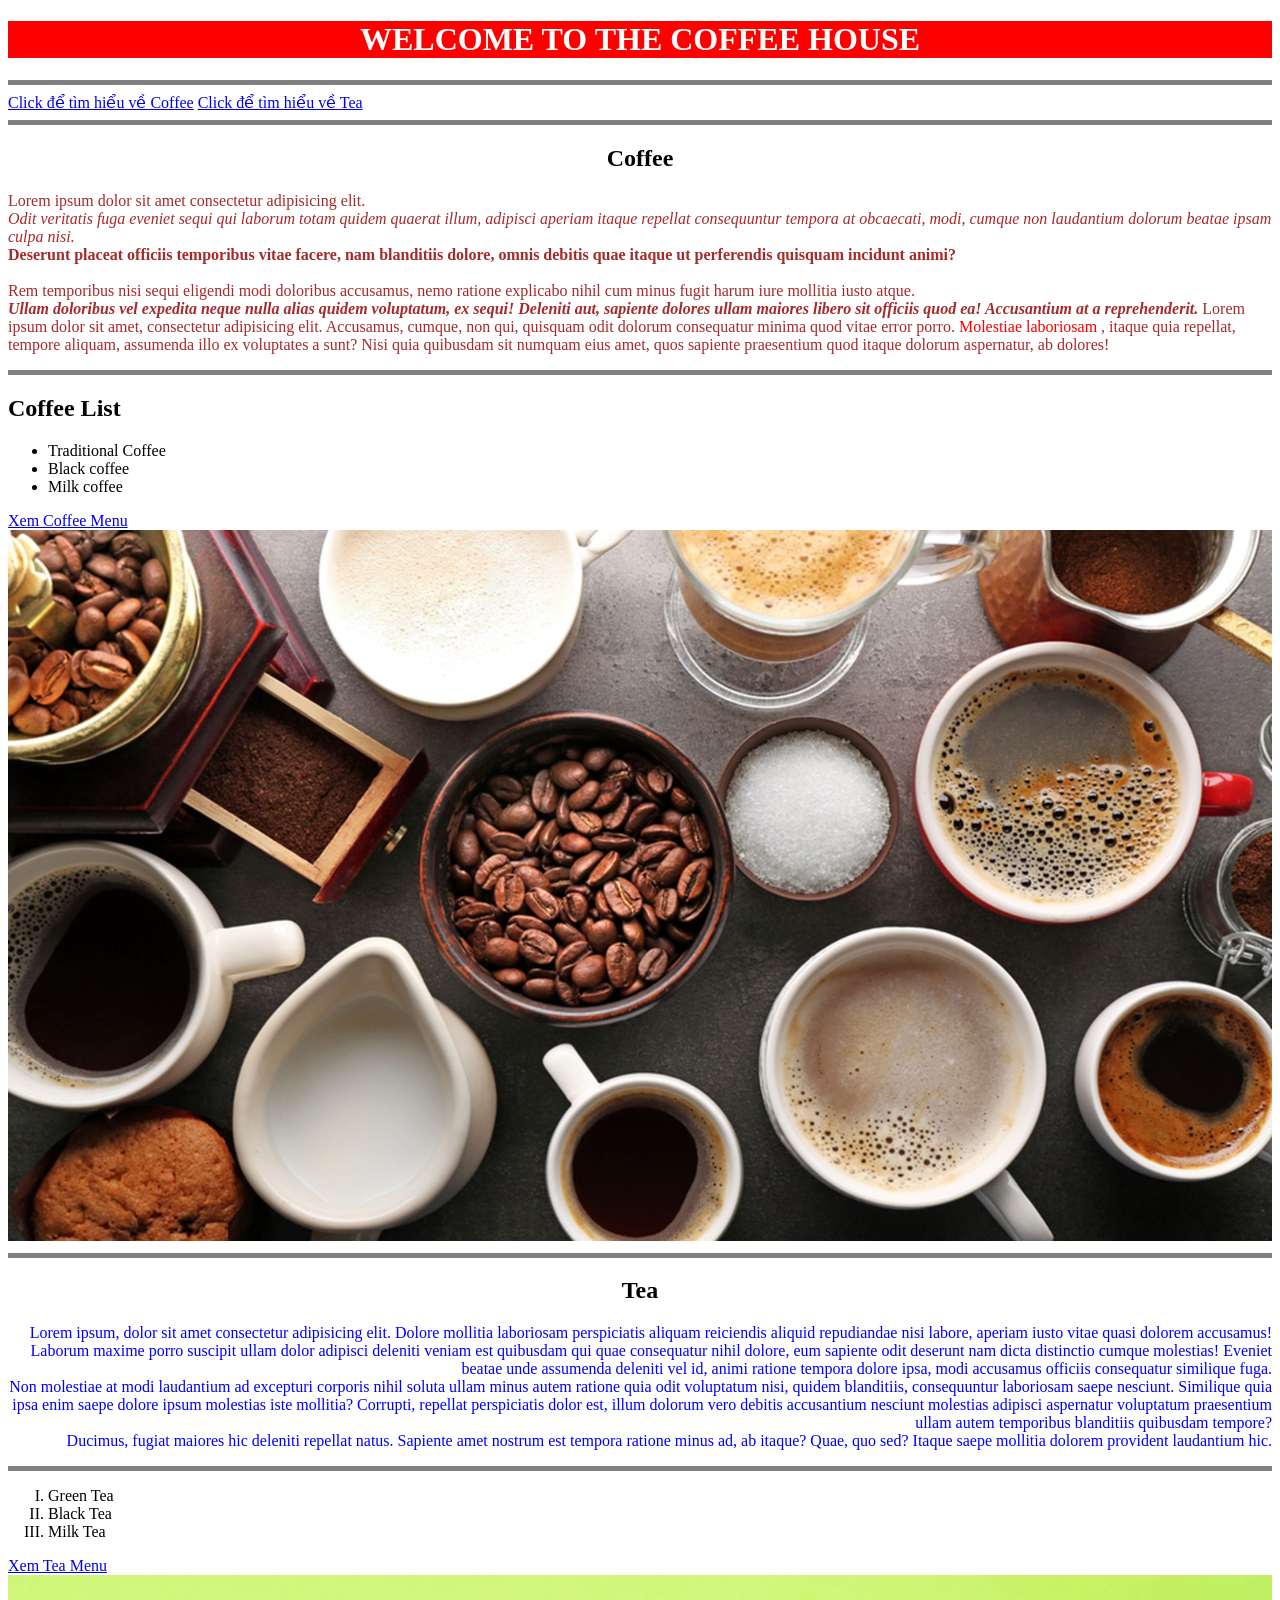
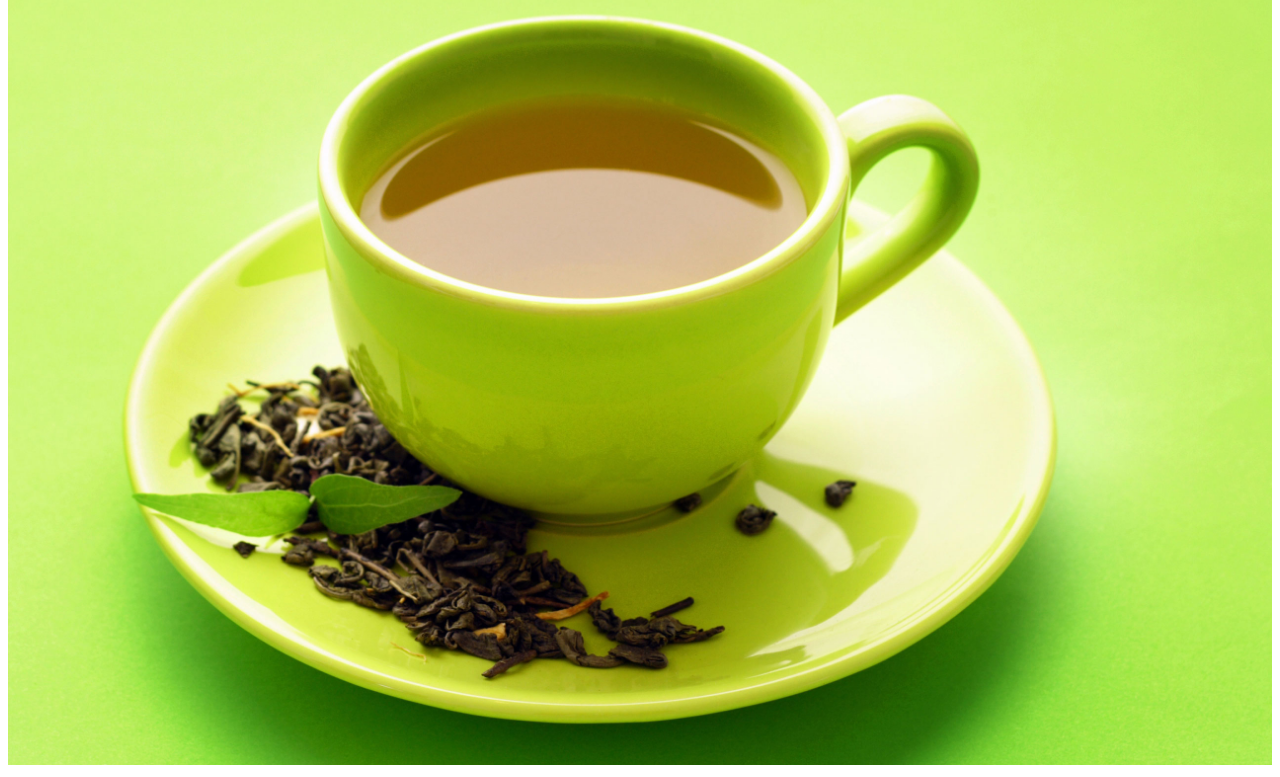
<file: src/webCoffee/index.html>
<!DOCTYPE html>
<html>

<head>
    <meta http-equiv="Content-Type" content="text/html;charset=UTF-8">
    <meta name="description" content="Trang web này là về coffee và tea">
    <title>WEB COFFEE</title>
</head>

<body>
    <!-- tiêu đề của website -->
    <!-- fdsfsdafsd
    fdsafa
    fdsafa -->
    <!-- CSS inline -->
    <h1 class="" id="" style="color:white; background-color: red; text-align: center;">WELCOME TO THE COFFEE HOUSE</h1>   
    <hr size="5px" noshade>
    <!-- khu vực của thẻ liên kết -->
    <!-- Liên kết nội -->
    <!-- <a href="mailto:webcoffee.gmail.com">Mail</a> -->
    <a href="#coffee">Click để tìm hiểu về Coffee</a>
    <a href="#tea">Click để tìm hiểu về Tea</a>
    <hr size="5px" noshade>
    <h2 style="text-align: center;" id="coffee">Coffee</h2>
    <p style="color: brown;">
        Lorem ipsum dolor sit amet consectetur adipisicing elit. 
        <br>
        <i>
            Odit veritatis fuga eveniet sequi qui laborum totam quidem quaerat illum, adipisci aperiam itaque repellat consequuntur tempora at obcaecati, modi, cumque non laudantium dolorum beatae ipsam culpa nisi.
        </i> <br>
        <b>
            Deserunt placeat officiis temporibus vitae facere, nam blanditiis dolore, omnis debitis quae itaque ut perferendis quisquam incidunt animi? 
        </b> <br> <br>
         Rem temporibus nisi sequi eligendi modi doloribus accusamus, nemo ratione explicabo nihil cum minus fugit harum iure mollitia iusto atque.
         <br>
          <i>
              <b>
                Ullam doloribus vel expedita neque nulla alias quidem voluptatum, ex sequi! Deleniti aut, sapiente dolores ullam maiores libero sit officiis quod ea! Accusantium at a reprehenderit.
              </b>
          </i>  Lorem ipsum dolor sit amet, consectetur adipisicing elit. Accusamus, cumque, non qui, quisquam odit dolorum consequatur minima quod vitae error porro.
          <span style="color: red;">Molestiae laboriosam</span> , itaque quia repellat, tempore aliquam, assumenda illo ex voluptates a sunt? Nisi quia quibusdam sit numquam eius amet, quos sapiente praesentium quod itaque dolorum aspernatur, ab dolores!
    </p>
    <hr size="5px" noshade>
    <!-- Vùng của coffee list -->
    <h2>Coffee List</h2>
    <!-- danh sách không có thứ tự -->
    <ul>
        <li>Traditional Coffee</li>
        <li>Black coffee</li>
        <li>Milk coffee</li>
    </ul>
    <!-- Emmet -->
    <!-- ul>li*3 -->
    <!-- liên kêt ngoại -->
    <!-- đường dẫn tuyệt đối -->
    <!-- <a href="E:\Front-End\Online\HTML\webCoffee\coffee\coffee.html">Xem Coffee Menu</a>
    <a href="https://www.thecoffeehouse.com/">Đi tới trang coffee house</a> -->

    <!-- đường dẫn tương đối -->
    <!-- <a href="../webCoffee/coffee/coffee.html">Xem Coffee Menu</a> -->
    <a href="./coffee/coffee.html" target="_blank">Xem Coffee Menu</a>  
    <img src="./img/coffee.jpg" alt="coffee" style="width: 100%;">

    <hr size="5px" noshade>
    <h2 style="text-align: center;" id="tea">Tea</h2>
    <p style="color: blue; text-align: right;">
        Lorem ipsum, dolor sit amet consectetur adipisicing elit. Dolore mollitia laboriosam perspiciatis aliquam reiciendis aliquid repudiandae nisi labore, aperiam iusto vitae quasi dolorem accusamus! <br>
         Laborum maxime porro suscipit ullam dolor adipisci deleniti veniam est quibusdam qui quae consequatur nihil dolore, eum sapiente odit deserunt nam dicta distinctio cumque molestias! Eveniet beatae unde assumenda deleniti vel id, animi ratione tempora dolore ipsa, modi accusamus officiis consequatur similique fuga.
         <br>
          Non molestiae at modi laudantium ad excepturi corporis nihil soluta ullam minus autem ratione quia odit voluptatum nisi, quidem blanditiis, consequuntur laboriosam saepe nesciunt. Similique quia ipsa enim saepe dolore ipsum molestias iste mollitia? Corrupti, repellat perspiciatis dolor est, illum dolorum vero debitis accusantium nesciunt molestias adipisci aspernatur voluptatum praesentium ullam autem temporibus blanditiis quibusdam tempore?
          <br>
           Ducimus, fugiat maiores hic deleniti repellat natus. Sapiente amet nostrum est tempora ratione minus ad, ab itaque? Quae, quo sed? Itaque saepe mollitia dolorem provident laudantium hic.
    </p>
    <hr size="5px" noshade>
    <!-- danh sách có thứ tự -->
    <ol type="I">
        <li>Green Tea</li>
        <li>Black Tea</li>
        <li>Milk Tea</li>
    </ol>
    <a href="./tea/tea.html" target="_blank">Xem Tea Menu</a>
    <img src="./img/Green-Tea.jpg" alt="Green tea" style="width: 100%;">
</body>

</html>
</file>
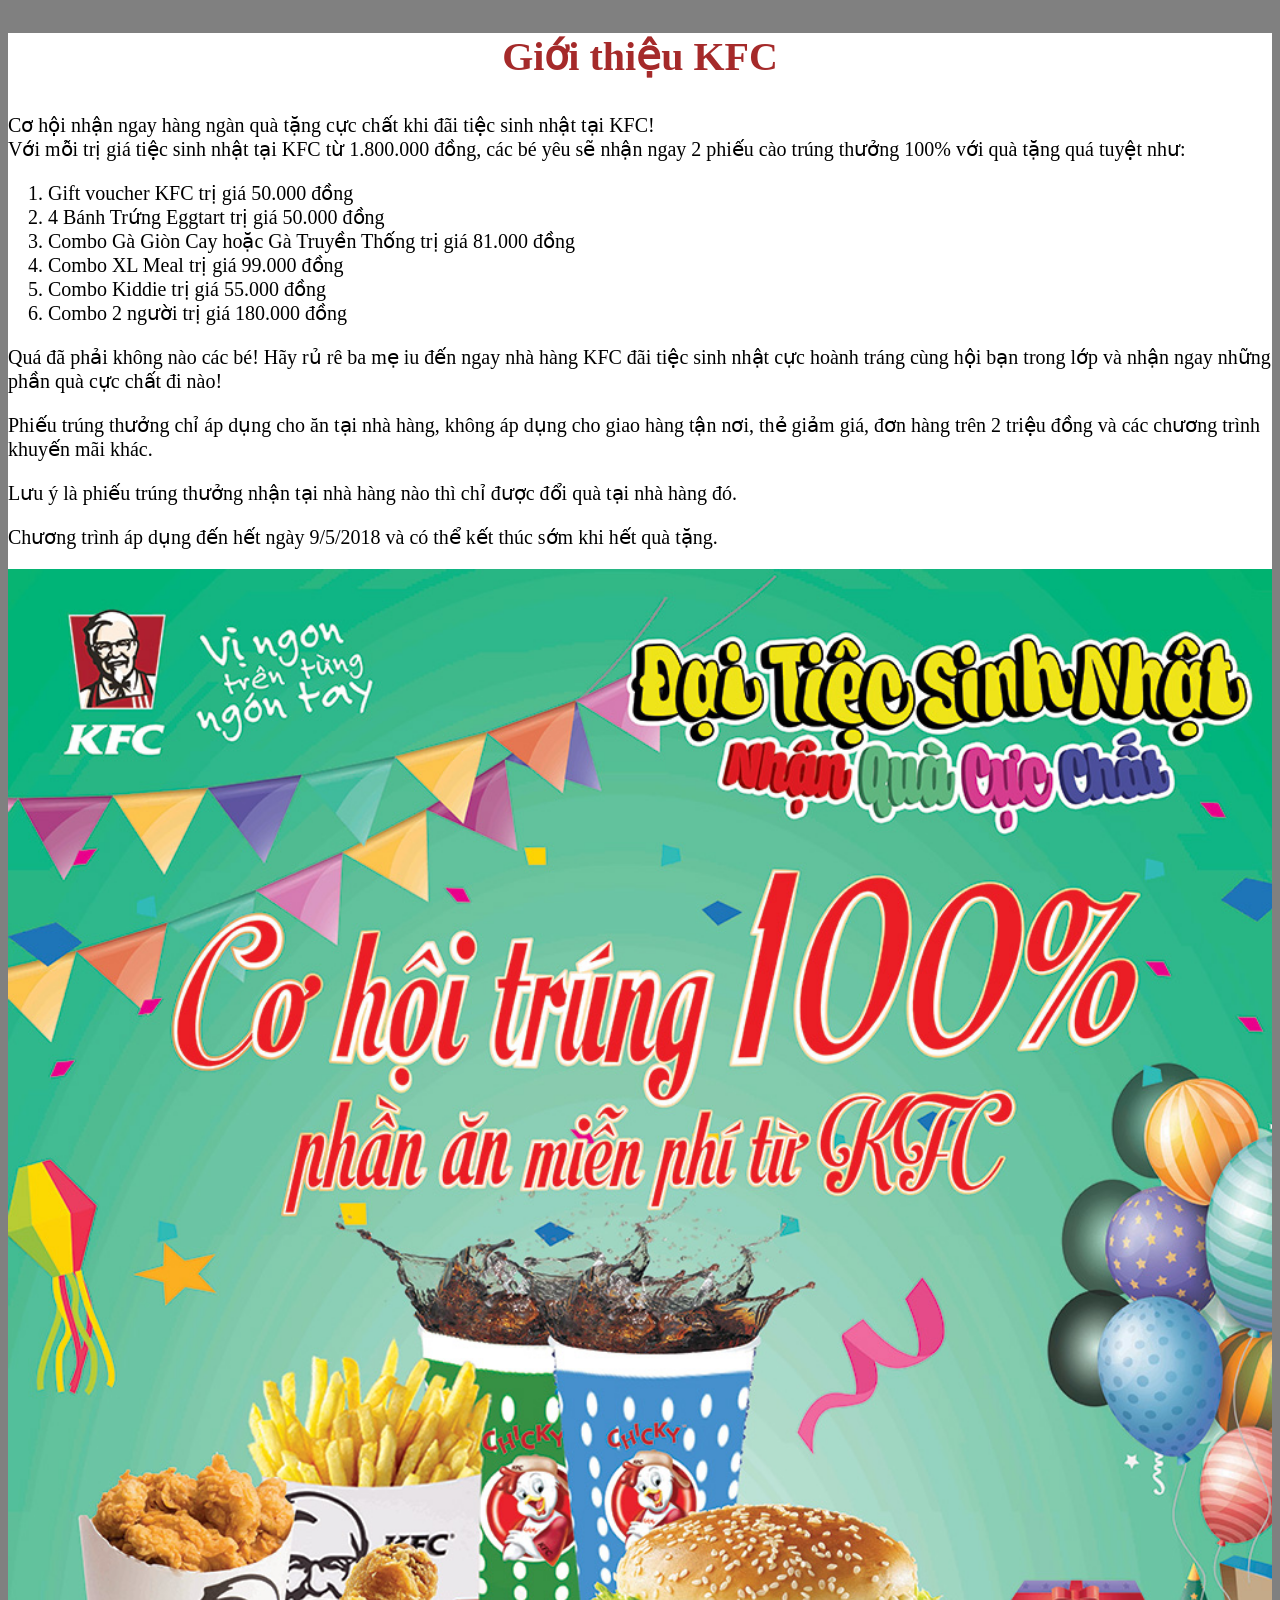
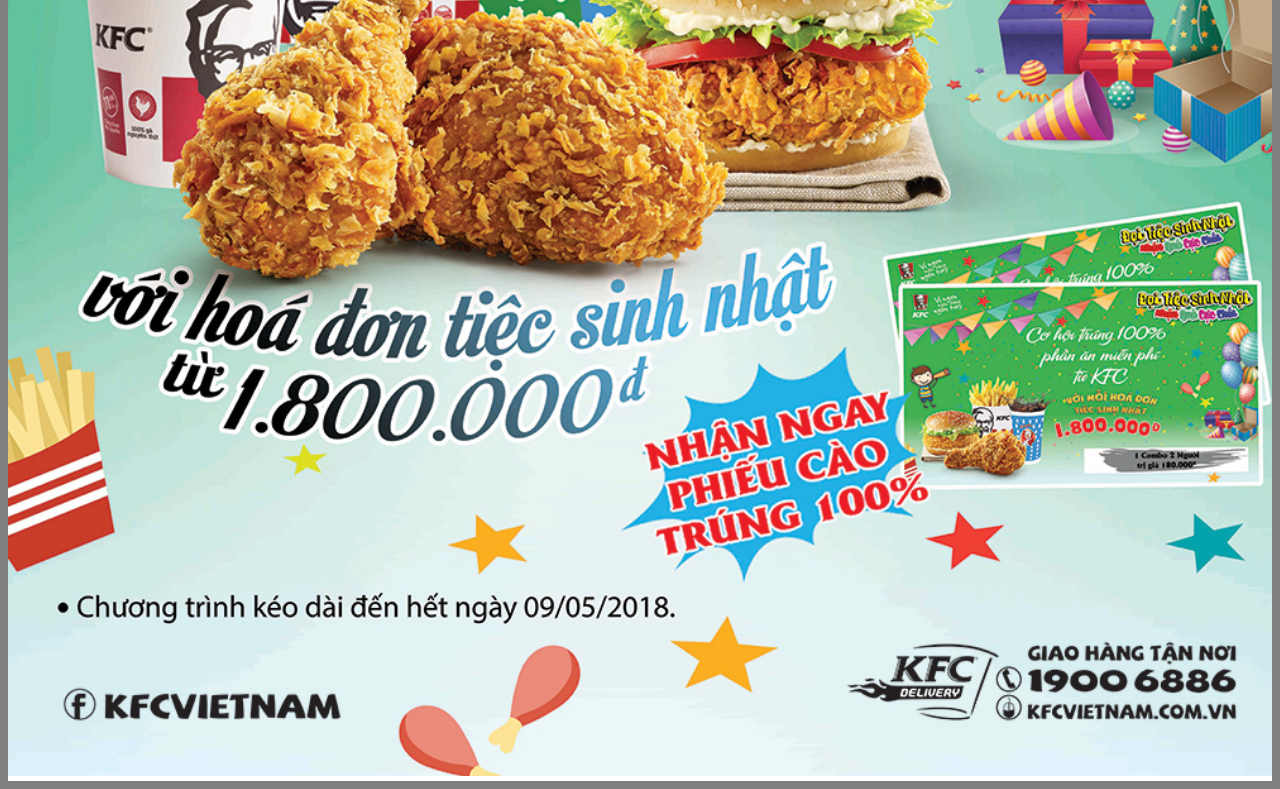
<file: src/KFC_Homework/news/news.html>
<!DOCTYPE html>
<html lang="en">
<head>
    <meta charset="UTF-8">
    
    <title>Document</title>
</head>
<body style="background-color: gray;">
    <div style="background-color:white;font-size:20px; width:100%">
        <h2 style="text-align: center;font-size:40px;color:brown">Giới thiệu KFC</h2>
        <p>
            Cơ hội nhận ngay hàng ngàn quà tặng cực chất khi đãi tiệc sinh nhật tại KFC!
            <br>
            Với mỗi trị giá tiệc sinh nhật tại KFC từ 1.800.000 đồng, các bé yêu sẽ nhận ngay 2 phiếu cào trúng thưởng 100% với quà tặng quá tuyệt như:
        </p>
        <ol>
            <li>Gift voucher KFC trị giá 50.000 đồng</li>
            <li>4 Bánh Trứng Eggtart trị giá 50.000 đồng</li>
            <li>Combo Gà Giòn Cay hoặc Gà Truyền Thống trị giá 81.000 đồng</li>
            <li>Combo XL Meal trị giá 99.000 đồng</li>
            <li>Combo Kiddie trị giá 55.000 đồng</li>
            <li>Combo 2 người trị giá 180.000 đồng</li>
        </ol>
        <p>
            Quá đã phải không nào các bé! Hãy rủ rê ba mẹ iu đến ngay nhà hàng KFC đãi tiệc sinh nhật cực hoành tráng cùng hội bạn trong lớp và nhận ngay những phần quà cực chất đi nào!
        </p>
        <p>
            Phiếu trúng thưởng chỉ áp dụng cho ăn tại nhà hàng, không áp dụng cho giao hàng tận nơi, thẻ giảm giá, đơn hàng trên 2 triệu đồng và các chương trình khuyến mãi khác.
        </p>
        <p>
            Lưu ý là phiếu trúng thưởng nhận tại nhà hàng nào thì chỉ được đổi quà tại nhà hàng đó.
        </p>
        <p>
            Chương trình áp dụng đến hết ngày 9/5/2018 và có thể kết thúc sớm khi hết quà tặng.
        </p>
        <img src="./img/poster.jpg" width="100%" alt="poster">
    </div>
</body>
</html>
</file>
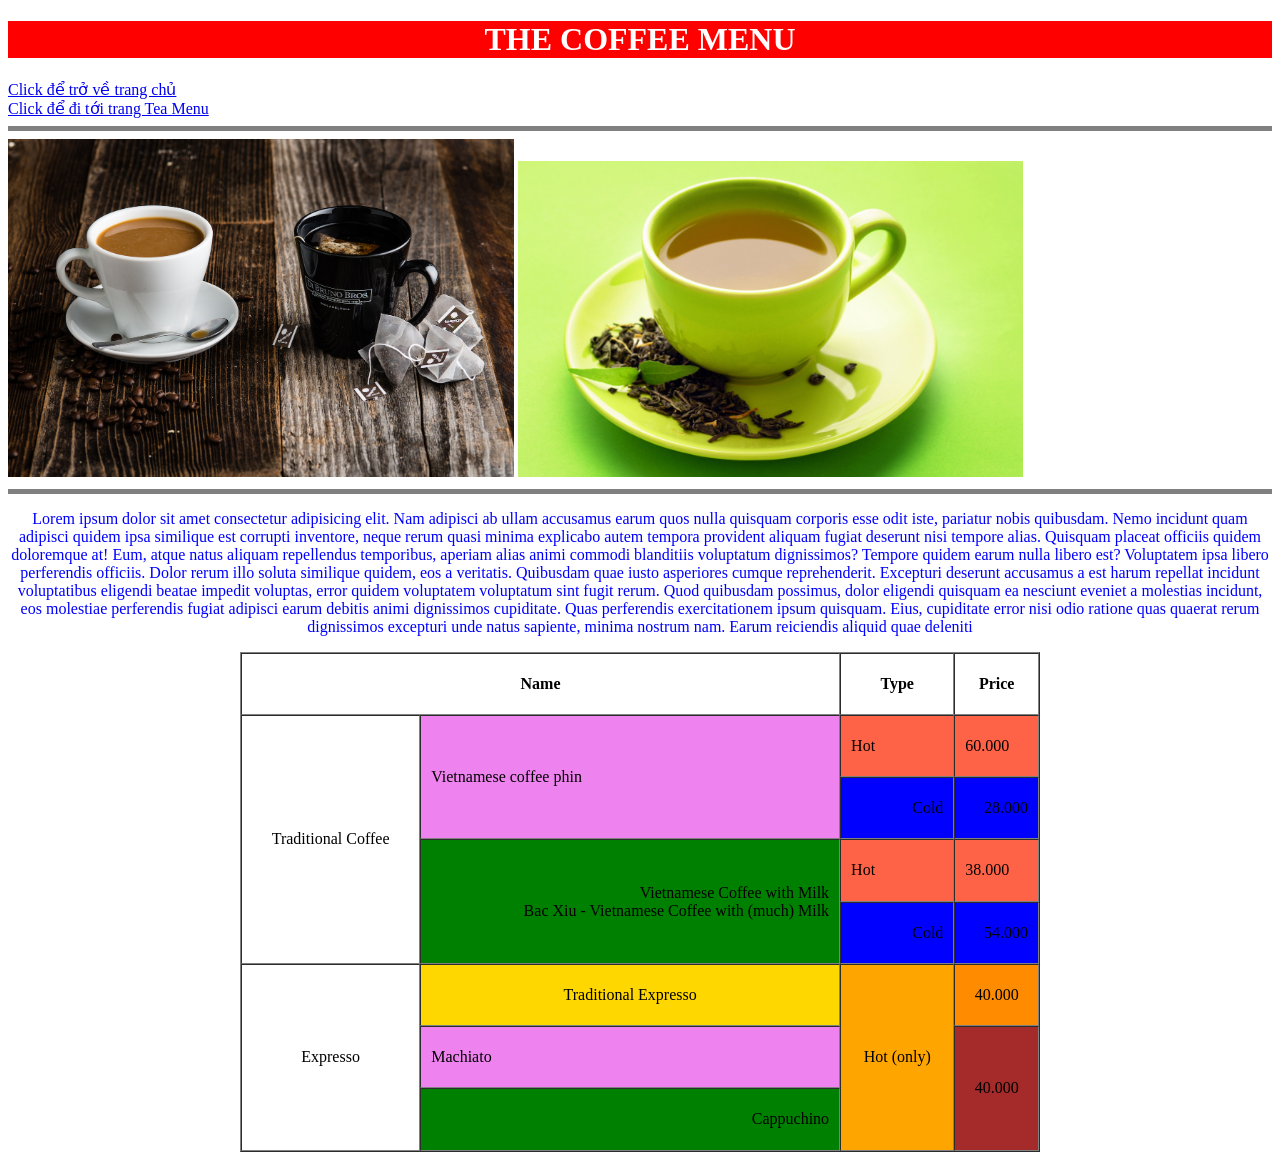
<file: src/webCoffee/coffee/coffee.html>
<!DOCTYPE html>
<html lang="en">
<head>
    <meta charset="UTF-8">
    <meta name="viewport" content="width=device-width, initial-scale=1.0">
    <title>Coffee Menu</title>
</head>
<body>
    <h1 style="color: white;background-color: red; text-align: center;">THE COFFEE MENU</h1>
    <a href="../index.html">Click để trở về trang chủ</a>
    <br>
    <a href="../tea/tea.html">Click để đi tới trang Tea Menu</a>
    <hr size="5px" noshade>
    <img src="../img/CoffeeAndTea.jpg" alt="Coffee And Tea" style="width: 40%;">
    <img src="../img/Green-Tea.jpg" alt="Green Tea" style="width: 40%;">
    <hr size="5px" noshade>
    <p style="color: blue;text-align: center;">Lorem ipsum dolor sit amet consectetur adipisicing elit. Nam adipisci ab ullam accusamus earum quos nulla quisquam corporis esse odit iste, pariatur nobis quibusdam. Nemo incidunt quam adipisci quidem ipsa similique est corrupti inventore, neque rerum quasi minima explicabo autem tempora provident aliquam fugiat deserunt nisi tempore alias. Quisquam placeat officiis quidem doloremque at! Eum, atque natus aliquam repellendus temporibus, aperiam alias animi commodi blanditiis voluptatum dignissimos? Tempore quidem earum nulla libero est? Voluptatem ipsa libero perferendis officiis. Dolor rerum illo soluta similique quidem, eos a veritatis. Quibusdam quae iusto asperiores cumque reprehenderit. Excepturi deserunt accusamus a est harum repellat incidunt voluptatibus eligendi beatae impedit voluptas, error quidem voluptatem voluptatum sint fugit rerum. Quod quibusdam possimus, dolor eligendi quisquam ea nesciunt eveniet a molestias incidunt, eos molestiae perferendis fugiat adipisci earum debitis animi dignissimos cupiditate. Quas perferendis exercitationem ipsum quisquam. Eius, cupiditate error nisi odio ratione quas quaerat rerum dignissimos excepturi unde natus sapiente, minima nostrum nam. Earum reiciendis aliquid quae deleniti</p>

    <table border="1" align="center" width="800px" height="500px" cellspacing="0" cellpadding="10px">
        <tr>
            <th colspan="2">Name</th>
            <th>Type</th>
            <th>Price</th>
        </tr>
        <tr>
            <td rowspan="4" align="center">Traditional Coffee</td>
            <td rowspan="2" bgcolor="Violet">Vietnamese coffee phin</td>
            <td bgcolor="tomato">Hot</td>
            <td bgcolor="tomato">60.000</td>
        </tr>
        <tr align="right">
            <td bgcolor="blue">Cold</td>
            <td bgcolor="blue">28.000</td>
        </tr>
        <tr>
            <td rowspan="2" bgcolor="green" align="right">Vietnamese Coffee with Milk <br> 
                Bac Xiu - Vietnamese Coffee with (much) Milk
            </td>
            <td bgcolor="tomato">Hot</td>
            <td bgcolor="tomato">38.000</td>
        </tr>
        <tr align="right">
            <td bgcolor="blue">Cold</td>
            <td bgcolor="blue">54.000</td>
        </tr>
        <tr align="center">
            <td rowspan="3">Expresso</td>
            <td bgcolor="gold">Traditional Expresso</td>
            <td rowspan="3" bgcolor="orange">Hot (only)</td>
            <td bgcolor="darkorange">40.000</td>
        </tr>
        <tr>
            <td bgcolor="Violet">Machiato</td>
            <td rowspan="2" bgcolor="brown" align="center">40.000</td>
        </tr>
        <tr>
            <td align="right" bgcolor="green">Cappuchino</td>
        </tr>
    </table>

</body>
</html>
</file>
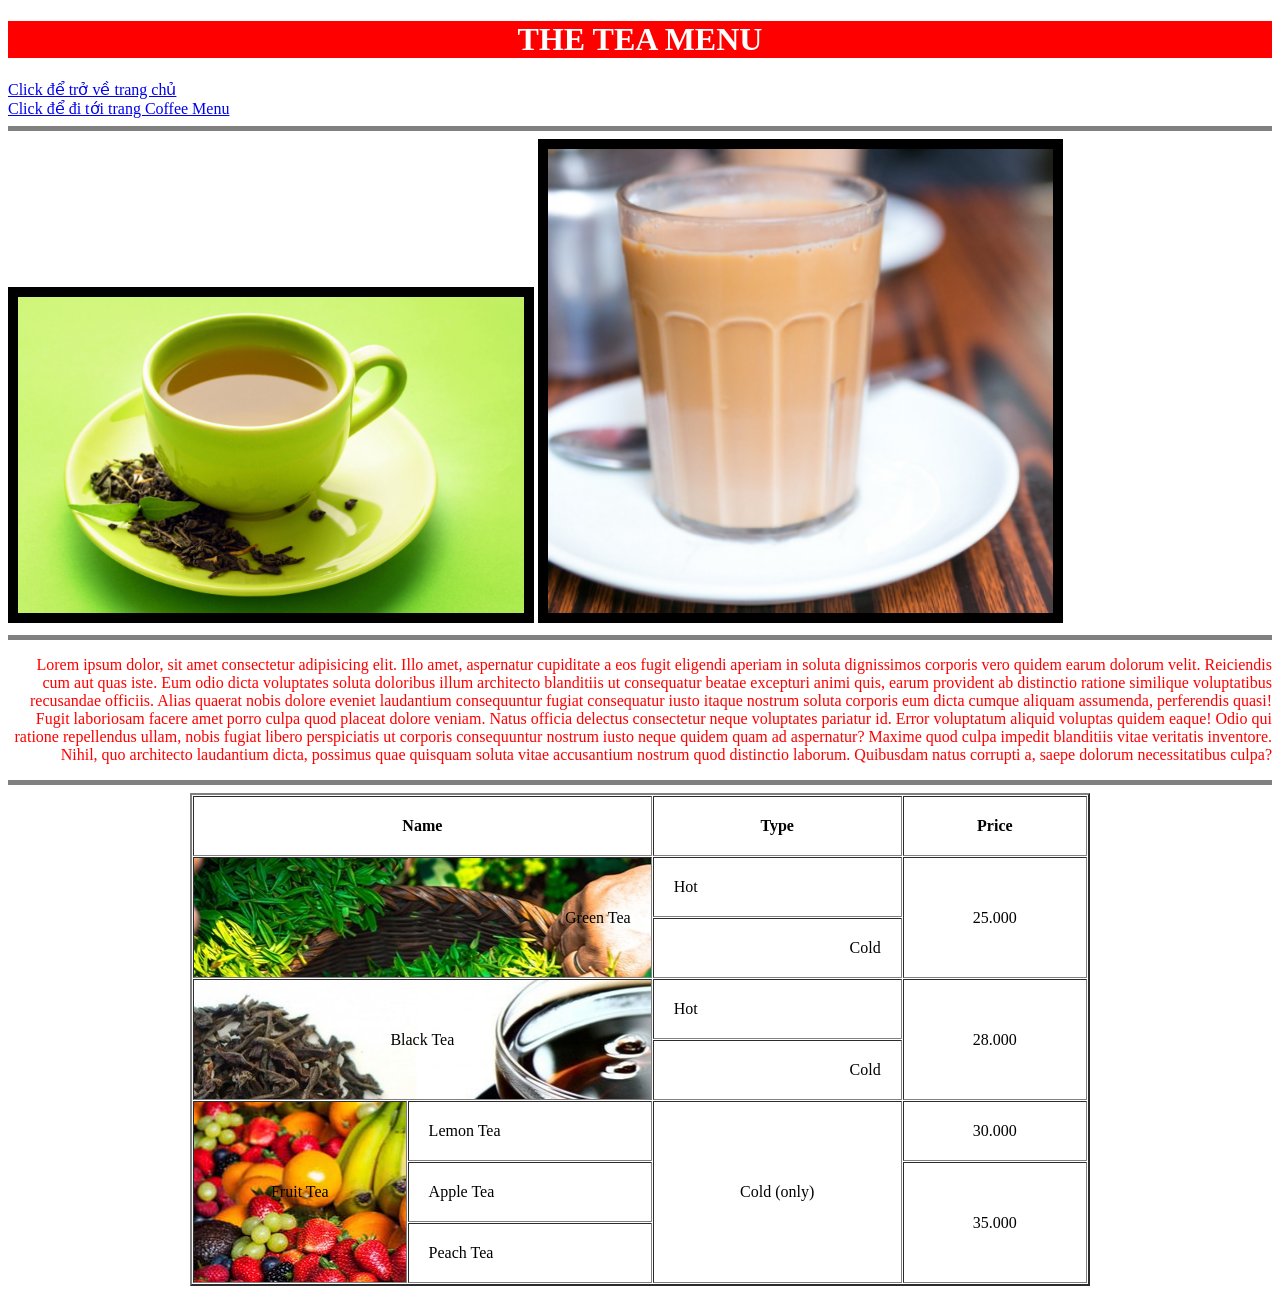
<file: src/webCoffee/tea/tea.html>
<!DOCTYPE html>
<html lang="en">
<head>
    <meta charset="UTF-8">
    <meta name="viewport" content="width=device-width, initial-scale=1.0">
    <title>Tea Menu</title>
</head>
<body>
    <h1 style="color:white;background-color: red;text-align: center;">THE TEA MENU</h1>
    <a href="../index.html">Click để trở về trang chủ</a>
    <br>
    <a href="../coffee/coffee.html">Click để đi tới trang Coffee Menu</a>
    <hr size="5px" noshade>
    <img src="../img/Green-Tea.jpg" alt="Green Tea" style="width: 40%; border: 10px solid black;">
    <img src="../img/milktea.png" alt="Milk Tea" style="width: 40%; border: 10px solid black;">
    <!-- <img src="../img/milktea.png" alt="Milk Tea" width="40%" border="10px"> -->
    <hr size="5px" noshade>
    <p style="color: red;text-align: right;">Lorem ipsum dolor, sit amet consectetur adipisicing elit. Illo amet, aspernatur cupiditate a eos fugit eligendi aperiam in soluta dignissimos corporis vero quidem earum dolorum velit. Reiciendis cum aut quas iste. Eum odio dicta voluptates soluta doloribus illum architecto blanditiis ut consequatur beatae excepturi animi quis, earum provident ab distinctio ratione similique voluptatibus recusandae officiis. Alias quaerat nobis dolore eveniet laudantium consequuntur fugiat consequatur iusto itaque nostrum soluta corporis eum dicta cumque aliquam assumenda, perferendis quasi! Fugit laboriosam facere amet porro culpa quod placeat dolore veniam. Natus officia delectus consectetur neque voluptates pariatur id. Error voluptatum aliquid voluptas quidem eaque! Odio qui ratione repellendus ullam, nobis fugiat libero perspiciatis ut corporis consequuntur nostrum iusto neque quidem quam ad aspernatur? Maxime quod culpa impedit blanditiis vitae veritatis inventore. Nihil, quo architecto laudantium dicta, possimus quae quisquam soluta vitae accusantium nostrum quod distinctio laborum. Quibusdam natus corrupti a, saepe dolorum necessitatibus culpa?</p>
    <hr size="5px" noshade>
    <table border="2" align="center" width="900px" cellpadding="20px" cellspacing="1">
        <tr>
            <th colspan="2">Name</th>
            <th>Type</th>
            <th>Price</th>
        </tr>
        <tr>
            <td rowspan="2" colspan="2" align="right" background="../img/greentea.jpg">Green Tea</td>
            <td>Hot</td>
            <td rowspan="2" align="center">25.000</td>
        </tr>
        <tr>
            <td align="right">Cold</td>
        </tr>
        <tr>
            <td rowspan="2" colspan="2" align="center" background="../img/blacktea.jpg">Black Tea</td>
            <td>Hot</td>
            <td rowspan="2" align="center">28.000</td>
        </tr>
        <tr>
            <td align="right">Cold</td>
        </tr>
        <tr>
            <td rowspan="3" align="center" background="../img/fruit.jpg">Fruit Tea</td>
            <td>Lemon Tea</td>
            <td rowspan="3" align="center">Cold (only)</td>
            <td align="center">30.000</td>
        </tr>
        <tr>
            <td>Apple Tea</td>
            <td rowspan="2" align="center">35.000</td>
        </tr>
        <tr>
            <td>Peach Tea</td>
        </tr>
    </table>
</body>
</html>
</file>
<file: src/antigravityTest/css/style.css>
/* ========================================
   ARRAY ALGORITHM PLAYGROUND
======================================== */

.array-playground {
  --array-bg: #07111f;
  --array-card: rgba(15, 27, 51, 0.74);
  --array-border: rgba(148, 163, 184, 0.18);
  --array-text: #f8fafc;
  --array-text-soft: #aebbd0;
  --array-primary: #8b5cf6;
  --array-cyan: #22d3ee;
  --array-green: #34d399;
  --array-red: #fb7185;
  --array-shadow: 0 24px 70px rgba(0, 0, 0, 0.28);

  position: relative;
  min-height: 100vh;
  overflow: hidden;
  padding: 70px 20px 110px;
  background:
    radial-gradient(
      circle at 15% 8%,
      rgba(139, 92, 246, 0.17),
      transparent 30%
    ),
    radial-gradient(
      circle at 92% 28%,
      rgba(34, 211, 238, 0.12),
      transparent 25%
    ),
    linear-gradient(145deg, var(--array-bg), #0b1428 48%, #121335);
  color: var(--array-text);
  font-family: Inter, "Segoe UI", Arial, sans-serif;
}

.array-playground * {
  box-sizing: border-box;
}

.array-container {
  position: relative;
  z-index: 2;
  width: min(100%, 1280px);
  margin: 0 auto;
}

/* BACKGROUND */

.array-orb {
  position: absolute;
  z-index: 1;
  border-radius: 50%;
  pointer-events: none;
  filter: blur(10px);
  opacity: 0.65;
  animation: arrayFloat 10s ease-in-out infinite alternate;
}

.array-orb--one {
  top: 180px;
  left: -100px;
  width: 280px;
  height: 280px;
  background: radial-gradient(
    circle,
    rgba(139, 92, 246, 0.42),
    transparent 68%
  );
}

.array-orb--two {
  top: 48%;
  right: -130px;
  width: 340px;
  height: 340px;
  background: radial-gradient(
    circle,
    rgba(34, 211, 238, 0.3),
    transparent 68%
  );
  animation-delay: -4s;
}

/* HERO */

.array-hero {
  display: flex;
  align-items: flex-end;
  justify-content: space-between;
  gap: 40px;
  margin-bottom: 38px;
}

.array-hero > div:first-child {
  max-width: 790px;
}

.array-eyebrow,
.array-section-label {
  display: inline-block;
  color: var(--array-cyan);
  font-size: 12px;
  font-weight: 800;
  letter-spacing: 0.16em;
  text-transform: uppercase;
}

.array-hero h1 {
  max-width: 720px;
  margin: 12px 0 16px;
  background: linear-gradient(
    100deg,
    #ffffff,
    #c4b5fd 54%,
    #67e8f9
  );
  -webkit-background-clip: text;
  background-clip: text;
  color: transparent;
  font-size: clamp(38px, 6vw, 72px);
  line-height: 1.05;
  letter-spacing: -0.045em;
}

.array-hero p {
  max-width: 680px;
  margin: 0;
  color: var(--array-text-soft);
  font-size: 17px;
  line-height: 1.7;
}

.array-hero__badge {
  display: grid;
  place-items: center;
  flex: 0 0 140px;
  min-height: 140px;
  border: 1px solid rgba(255, 255, 255, 0.18);
  border-radius: 32px;
  background: linear-gradient(
    145deg,
    rgba(139, 92, 246, 0.2),
    rgba(34, 211, 238, 0.08)
  );
  box-shadow: var(--array-shadow);
  backdrop-filter: blur(14px);
  transform: rotate(3deg);
}

.array-hero__badge strong {
  margin-bottom: -24px;
  color: var(--array-text);
  font-size: 48px;
  line-height: 1;
}

.array-hero__badge span {
  color: var(--array-text-soft);
  font-size: 12px;
  font-weight: 700;
  letter-spacing: 0.08em;
  text-transform: uppercase;
}

/* WORKSPACE */

.array-workspace,
.array-task-card {
  border: 1px solid var(--array-border);
  background: var(--array-card);
  box-shadow: var(--array-shadow);
  backdrop-filter: blur(14px);
}

.array-workspace {
  margin-bottom: 68px;
  padding: 28px;
  border-radius: 26px;
}

.array-workspace__header {
  display: flex;
  align-items: flex-start;
  justify-content: space-between;
  gap: 24px;
  margin-bottom: 22px;
}

.array-workspace h2,
.array-group-heading h2 {
  margin: 7px 0 0;
  color: var(--array-text);
  font-size: 27px;
  letter-spacing: -0.025em;
}

.array-live-status {
  display: inline-flex;
  align-items: center;
  gap: 8px;
  color: var(--array-text-soft);
  font-size: 13px;
  font-weight: 700;
}

.array-live-status > span {
  width: 9px;
  height: 9px;
  border-radius: 50%;
  background: var(--array-green);
  box-shadow: 0 0 16px rgba(52, 211, 153, 0.85);
}

.array-input-row {
  display: grid;
  grid-template-columns: minmax(220px, 1fr) auto auto auto;
  align-items: end;
  gap: 12px;
}

.array-field {
  display: grid;
  gap: 8px;
}

.array-field label {
  color: #dce6f5;
  font-size: 13px;
  font-weight: 700;
}

.array-field input {
  width: 100%;
  min-height: 48px;
  padding: 11px 14px;
  border: 1px solid rgba(148, 163, 184, 0.28);
  border-radius: 12px;
  outline: none;
  background: rgba(4, 12, 27, 0.62);
  color: var(--array-text);
  font: inherit;
  transition:
    border-color 0.2s ease,
    box-shadow 0.2s ease,
    background 0.2s ease;
}

.array-field input::placeholder {
  color: #70809a;
}

.array-field input:focus {
  border-color: var(--array-cyan);
  background: rgba(4, 12, 27, 0.86);
  box-shadow: 0 0 0 4px rgba(34, 211, 238, 0.11);
}

.array-input-message {
  min-height: 20px;
  margin: 12px 0 0;
  color: var(--array-text-soft);
  font-size: 13px;
}

.array-input-message.is-error {
  color: #fda4af;
}

.array-current {
  display: grid;
  grid-template-columns: 120px minmax(0, 1fr);
  align-items: start;
  gap: 15px;
  margin-top: 22px;
  padding: 18px;
  border: 1px solid rgba(34, 211, 238, 0.13);
  border-radius: 18px;
  background: rgba(3, 10, 24, 0.44);
}

.array-current__label {
  padding-top: 13px;
  color: var(--array-cyan);
  font-size: 12px;
  font-weight: 800;
  letter-spacing: 0.08em;
  text-transform: uppercase;
}

.array-current__boxes,
.array-visual-boxes {
  display: flex;
  flex-wrap: wrap;
  gap: 9px;
  min-width: 0;
}

/* BUTTON */

.array-btn {
  min-height: 48px;
  padding: 11px 17px;
  border: 1px solid transparent;
  border-radius: 12px;
  color: var(--array-text);
  font: inherit;
  font-size: 14px;
  font-weight: 800;
  cursor: pointer;
  transition:
    transform 0.2s ease,
    border-color 0.2s ease,
    background 0.2s ease,
    box-shadow 0.2s ease;
}

.array-btn:hover {
  transform: translateY(-2px);
}

.array-btn:focus-visible {
  outline: 3px solid rgba(34, 211, 238, 0.5);
  outline-offset: 3px;
}

.array-btn:disabled {
  cursor: wait;
  opacity: 0.65;
  transform: none;
}

.array-btn--primary {
  background: linear-gradient(
    135deg,
    var(--array-primary),
    #7c3aed 54%,
    #4f46e5
  );
  box-shadow: 0 12px 28px rgba(124, 58, 237, 0.3);
}

.array-btn--primary:hover {
  box-shadow: 0 16px 34px rgba(124, 58, 237, 0.42);
}

.array-btn--secondary {
  border-color: rgba(34, 211, 238, 0.32);
  background: rgba(34, 211, 238, 0.1);
  color: #a5f3fc;
}

.array-btn--secondary:hover {
  background: rgba(34, 211, 238, 0.17);
}

.array-btn--ghost {
  border-color: var(--array-border);
  background: rgba(255, 255, 255, 0.04);
  color: var(--array-text-soft);
}

.array-btn--ghost:hover {
  border-color: rgba(251, 113, 133, 0.42);
  background: rgba(251, 113, 133, 0.1);
  color: #fecdd3;
}

.array-btn--task {
  width: 100%;
  margin-bottom: 18px;
  border-color: rgba(139, 92, 246, 0.38);
  background: linear-gradient(
    135deg,
    rgba(139, 92, 246, 0.2),
    rgba(34, 211, 238, 0.08)
  );
}

.array-btn--task:hover {
  border-color: rgba(34, 211, 238, 0.54);
  background: linear-gradient(
    135deg,
    rgba(139, 92, 246, 0.3),
    rgba(34, 211, 238, 0.13)
  );
}

/* GROUP AND CARDS */

.array-group-heading {
  display: flex;
  align-items: flex-end;
  justify-content: space-between;
  gap: 28px;
  margin: 0 0 22px;
}

.array-group-heading:not(:first-of-type) {
  margin-top: 70px;
}

.array-group-heading p {
  max-width: 480px;
  margin: 0;
  color: var(--array-text-soft);
  font-size: 14px;
  line-height: 1.6;
  text-align: right;
}

.array-task-grid {
  display: grid;
  grid-template-columns: repeat(2, minmax(0, 1fr));
  gap: 22px;
}

.array-task-card {
  display: flex;
  flex-direction: column;
  min-width: 0;
  padding: 24px;
  border-radius: 24px;
  transition:
    transform 0.28s ease,
    border-color 0.28s ease,
    box-shadow 0.28s ease;
}

.array-task-card:hover {
  border-color: rgba(139, 92, 246, 0.36);
  box-shadow: 0 30px 80px rgba(0, 0, 0, 0.35);
  transform: translateY(-5px);
}

.array-task-card--wide {
  grid-column: 1 / -1;
}

.array-task-card__header {
  display: flex;
  align-items: flex-start;
  gap: 14px;
  min-height: 84px;
  margin-bottom: 16px;
}

.array-task-number {
  display: grid;
  place-items: center;
  flex: 0 0 44px;
  width: 44px;
  height: 44px;
  border: 1px solid rgba(139, 92, 246, 0.38);
  border-radius: 14px;
  background: rgba(139, 92, 246, 0.14);
  color: #ddd6fe;
  font-size: 13px;
  font-weight: 900;
}

.array-task-card h3 {
  margin: 1px 0 7px;
  color: var(--array-text);
  font-size: 20px;
  letter-spacing: -0.02em;
}

.array-task-card__header p {
  margin: 0;
  color: var(--array-text-soft);
  font-size: 14px;
  line-height: 1.55;
}

.array-inline-fields {
  display: grid;
  grid-template-columns: 1fr 1fr;
  gap: 12px;
  margin-bottom: 14px;
}

.array-task-card > .array-field {
  margin-bottom: 14px;
}

/* VISUALIZATION */

.array-visual-stage {
  display: grid;
  align-content: center;
  gap: 14px;
  min-height: 170px;
  margin-bottom: 16px;
  padding: 16px;
  overflow: hidden;
  border: 1px solid rgba(148, 163, 184, 0.14);
  border-radius: 18px;
  background:
    linear-gradient(
      rgba(255, 255, 255, 0.018) 1px,
      transparent 1px
    ),
    linear-gradient(
      90deg,
      rgba(255, 255, 255, 0.018) 1px,
      transparent 1px
    ),
    rgba(3, 10, 24, 0.55);
  background-size: 24px 24px;
}

.array-visual-stage:empty::before {
  content: "Khu vực trực quan hóa sẽ xuất hiện tại đây";
  justify-self: center;
  color: #71819b;
  font-size: 13px;
  text-align: center;
}

.array-visual-row {
  display: grid;
  grid-template-columns: 90px minmax(0, 1fr);
  align-items: center;
  gap: 12px;
}

.array-visual-row__label {
  color: var(--array-text-soft);
  font-size: 12px;
  font-weight: 800;
  letter-spacing: 0.04em;
  text-transform: uppercase;
}

.array-box {
  position: relative;
  display: grid;
  place-items: center;
  flex: 0 0 54px;
  width: 54px;
  height: 54px;
  border: 1px solid rgba(148, 163, 184, 0.26);
  border-radius: 14px;
  background: linear-gradient(
    145deg,
    rgba(255, 255, 255, 0.09),
    rgba(255, 255, 255, 0.035)
  );
  box-shadow: 0 10px 22px rgba(0, 0, 0, 0.18);
  transition:
    opacity 0.2s ease,
    transform 0.24s ease,
    border-color 0.2s ease,
    background 0.2s ease;
}

.array-box__index {
  position: absolute;
  top: 4px;
  left: 6px;
  color: #8291a9;
  font-size: 9px;
  font-weight: 700;
}

.array-box__value {
  padding-top: 7px;
  color: var(--array-text);
  font-size: 17px;
}

.array-box.is-active {
  z-index: 2;
  border-color: var(--array-cyan);
  background: rgba(34, 211, 238, 0.16);
  box-shadow:
    0 0 0 4px rgba(34, 211, 238, 0.08),
    0 12px 30px rgba(34, 211, 238, 0.18);
  transform: translateY(-7px) scale(1.05);
}

.array-box.is-selected {
  border-color: rgba(52, 211, 153, 0.68);
  background: rgba(52, 211, 153, 0.16);
  box-shadow: 0 10px 28px rgba(52, 211, 153, 0.14);
}

.array-box.is-muted {
  opacity: 0.38;
  transform: scale(0.94);
}

.array-box.is-positive {
  border-color: rgba(52, 211, 153, 0.7);
  background: rgba(52, 211, 153, 0.17);
}

.array-box.is-negative {
  border-color: rgba(251, 113, 133, 0.68);
  background: rgba(251, 113, 133, 0.15);
}

.array-empty-state {
  align-self: center;
  padding: 12px 4px;
  color: #7787a1;
  font-size: 13px;
}

.array-visual-status {
  width: fit-content;
  max-width: 100%;
  padding: 8px 11px;
  border: 1px solid rgba(34, 211, 238, 0.18);
  border-radius: 10px;
  background: rgba(34, 211, 238, 0.07);
  color: #b7f5fc;
  font-size: 12px;
  font-weight: 700;
  overflow-wrap: anywhere;
}

/* FORMULA AND RESULT */

.array-formula {
  margin-top: auto;
  padding: 14px 15px;
  border-left: 3px solid var(--array-primary);
  border-radius: 12px;
  background: rgba(139, 92, 246, 0.08);
}

.array-formula > span {
  display: block;
  margin-bottom: 6px;
  color: #c4b5fd;
  font-size: 11px;
  font-weight: 900;
  letter-spacing: 0.12em;
  text-transform: uppercase;
}

.array-formula__content {
  margin: 0;
  color: #dbe4f3;
  font-family: "Cascadia Code", Consolas, monospace;
  font-size: 13px;
  line-height: 1.6;
  overflow-wrap: anywhere;
}

.array-result {
  min-height: 50px;
  margin-top: 12px;
  padding: 14px 15px;
  border: 1px solid rgba(52, 211, 153, 0.24);
  border-radius: 12px;
  background: rgba(52, 211, 153, 0.08);
  color: #a7f3d0;
  font-size: 14px;
  font-weight: 800;
  line-height: 1.5;
  overflow-wrap: anywhere;
}

.array-result--error {
  border-color: rgba(251, 113, 133, 0.32);
  background: rgba(251, 113, 133, 0.1);
  color: #fecdd3;
}

/* BACK TO TOP */

.array-back-to-top {
  position: fixed;
  right: 24px;
  bottom: 24px;
  z-index: 20;
  display: grid;
  place-items: center;
  width: 50px;
  height: 50px;
  border: 1px solid rgba(255, 255, 255, 0.22);
  border-radius: 50%;
  background: linear-gradient(
    145deg,
    var(--array-primary),
    #2563eb
  );
  box-shadow: 0 14px 34px rgba(79, 70, 229, 0.4);
  color: #ffffff;
  font-size: 22px;
  cursor: pointer;
  opacity: 0;
  pointer-events: none;
  transform: translateY(16px);
  transition:
    opacity 0.24s ease,
    transform 0.24s ease,
    box-shadow 0.24s ease;
}

.array-back-to-top.is-visible {
  opacity: 1;
  pointer-events: auto;
  transform: translateY(0);
}

.array-back-to-top:hover {
  box-shadow: 0 18px 40px rgba(34, 211, 238, 0.35);
  transform: translateY(-3px);
}

.array-back-to-top:focus-visible {
  outline: 3px solid rgba(34, 211, 238, 0.55);
  outline-offset: 4px;
}

/* ANIMATION */

@keyframes arrayFloat {
  from {
    transform: translate3d(0, -10px, 0) scale(1);
  }

  to {
    transform: translate3d(18px, 22px, 0) scale(1.08);
  }
}

/* RESPONSIVE */

@media (max-width: 980px) {
  .array-input-row {
    grid-template-columns: repeat(2, minmax(0, 1fr));
  }

  .array-input-row .array-field {
    grid-column: 1 / -1;
  }
}

@media (max-width: 760px) {
  .array-playground {
    padding: 48px 15px 90px;
  }

  .array-hero {
    align-items: flex-start;
  }

  .array-hero__badge {
    display: none;
  }

  .array-workspace {
    padding: 20px;
  }

  .array-workspace__header,
  .array-group-heading {
    align-items: flex-start;
    flex-direction: column;
    gap: 12px;
  }

  .array-group-heading p {
    text-align: left;
  }

  .array-current {
    grid-template-columns: 1fr;
  }

  .array-current__label {
    padding-top: 0;
  }

  .array-task-grid {
    grid-template-columns: 1fr;
  }

  .array-task-card--wide {
    grid-column: auto;
  }

  .array-visual-row {
    grid-template-columns: 1fr;
  }

  .array-visual-stage {
    min-height: 155px;
  }
}

@media (max-width: 520px) {
  .array-input-row,
  .array-inline-fields {
    grid-template-columns: 1fr;
  }

  .array-input-row .array-field {
    grid-column: auto;
  }

  .array-task-card {
    padding: 18px;
    border-radius: 20px;
  }

  .array-task-card__header {
    min-height: 0;
  }

  .array-box {
    flex-basis: 48px;
    width: 48px;
    height: 48px;
  }

  .array-back-to-top {
    right: 16px;
    bottom: 16px;
    width: 46px;
    height: 46px;
  }
}

@media (prefers-reduced-motion: reduce) {
  .array-playground *,
  .array-playground *::before,
  .array-playground *::after {
    scroll-behavior: auto !important;
    animation-duration: 0.01ms !important;
    animation-iteration-count: 1 !important;
    transition-duration: 0.01ms !important;
  }
}
</file>
